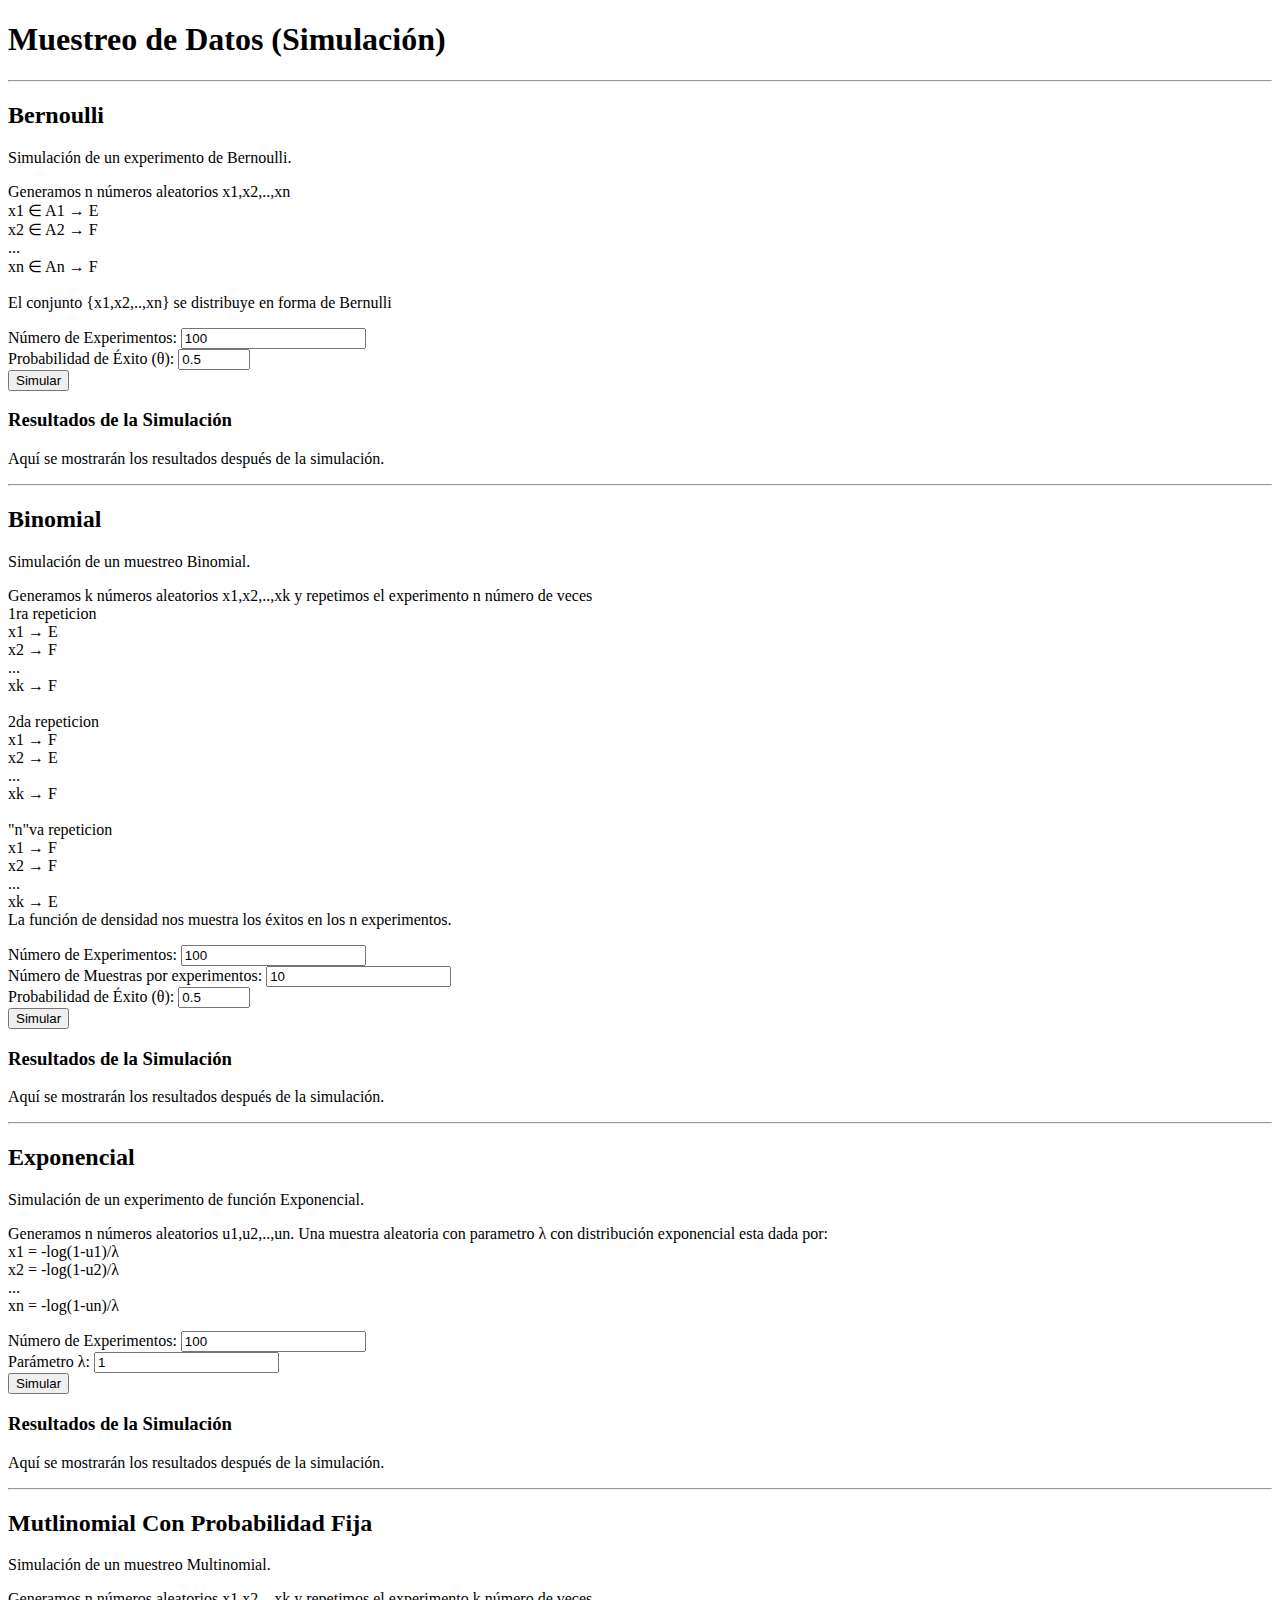
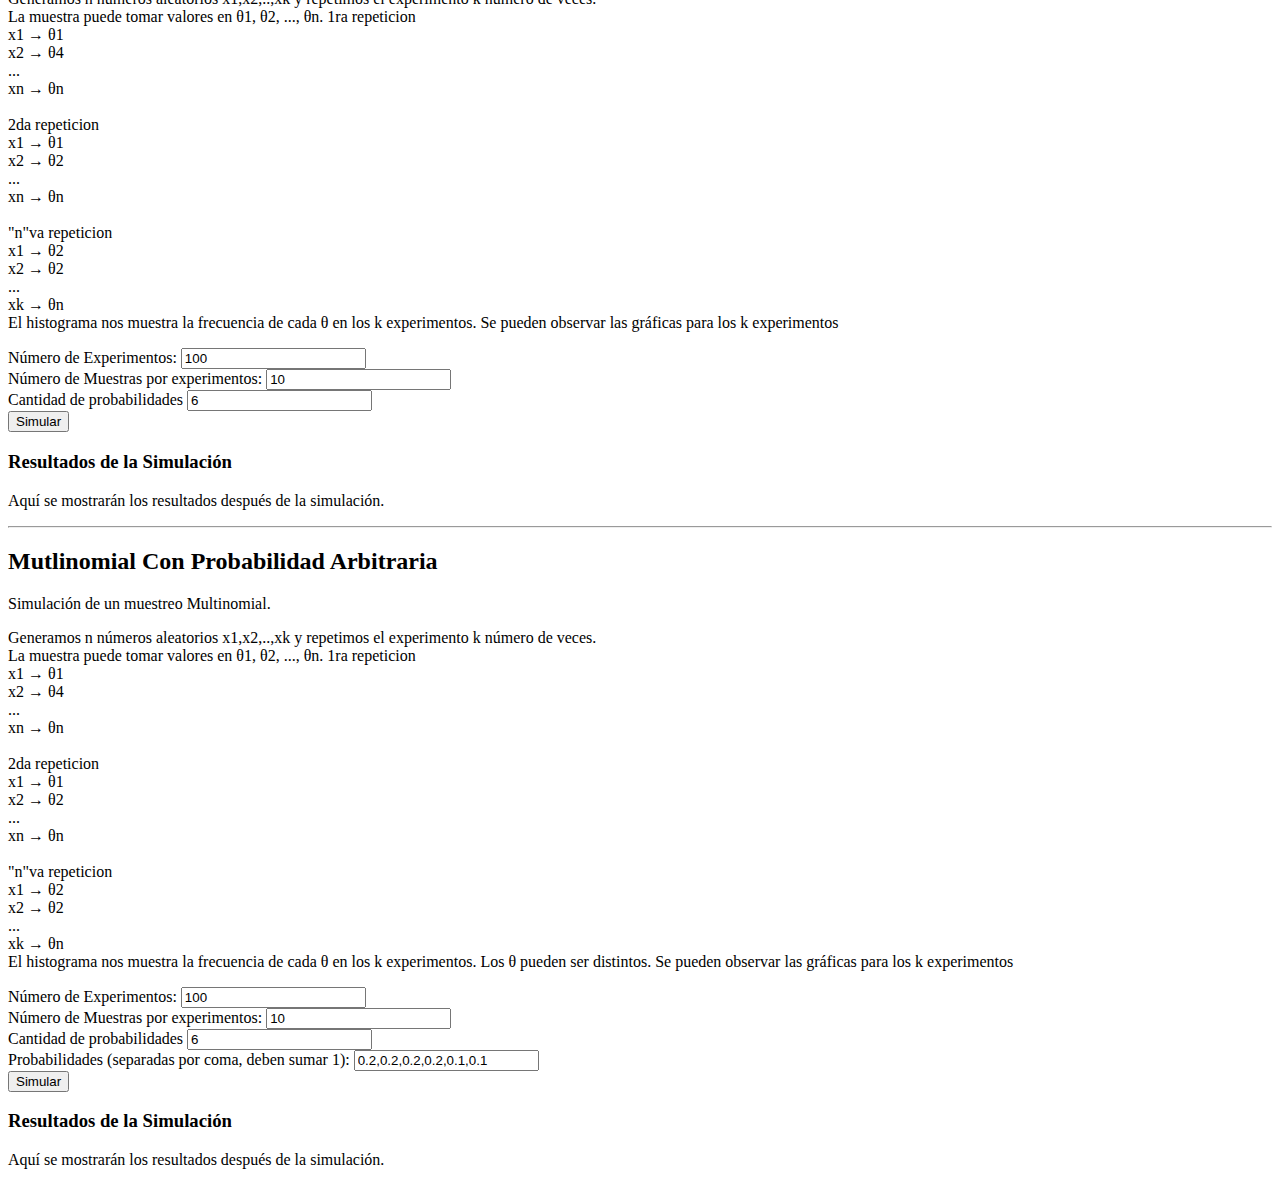
<file: index.html>
<!DOCTYPE html>
<html lang="en">
<head>
    <meta charset="UTF-8">
    <meta name="viewport" content="width=device-width, initial-scale=1.0">
    <title>Muestreo</title>
</head>
<body>
    <h1>Muestreo de Datos (Simulación)</h1>
    <hr>
    <div id="data-sampling">
        <h2>Bernoulli</h2>
        <p>Simulación de un experimento de Bernoulli.</p>
        <p>Generamos n números aleatorios x1,x2,..,xn <br>
            x1 ∈ A1 → E <br>
            x2 ∈ A2 → F <br>
            ...         <br>
            xn ∈ An → F <br>
            <br>
            El conjunto {x1,x2,..,xn} se distribuye en forma de Bernulli <br>
        </p>
        
        <div id="FormularioData">
            <form id="bernoulli-form" onsubmit="return false;"> 
                <label for="num-experimentos">Número de Experimentos:</label>
                <input type="number" id="num-experimentos" name="num-experimentos" min="1" value="100">
                <br>
                <label for="prob-exito">Probabilidad de Éxito (θ):</label>
                <input type="number" id="prob-exito" name="prob-exito" min="0" max="1" step="0.01" value="0.5">
                <br>
                <input type="submit" value="Simular">
            </form>
        </div>

        <div id="resultados">
            <h3>Resultados de la Simulación</h3>
            <p id="result-text">Aquí se mostrarán los resultados después de la simulación.</p>
        </div>

    </div>
    <hr>

    <div id="data-sampling">
        <h2>Binomial</h2>
        <p>Simulación de un muestreo Binomial.</p>
        <p>Generamos k números aleatorios x1,x2,..,xk y repetimos el experimento n número de veces <br>
            1ra repeticion <br>
            x1 → E <br>
            x2 → F <br>
            ...    <br>
            xk → F <br>
            <br>
            
            2da repeticion <br>
            x1 → F <br>
            x2 → E <br>
            ...    <br>
            xk → F <br>

            <br>
            "n"va repeticion <br>
            x1 → F <br>
            x2 → F <br>
            ...    <br>
            xk → E <br>

            La función de densidad nos muestra los éxitos en los n experimentos.
        </p>
        
        <div id="FormularioData">
            <form id="binomial-form" onsubmit="return false;">
                <label for="num-experimentos">Número de Experimentos:</label>
                <input type="number" id="num-experimentos" name="num-experimentos" min="1" value="100">
                <br>
                <label for="num-muestra">Número de Muestras por experimentos:</label>
                <input type="number" id="num-muestra" name="num-muestra" min="1" value="10">
                <br>
                <label for="prob-exito">Probabilidad de Éxito (θ):</label>
                <input type="number" id="prob-exito" name="prob-exito" min="0" max="1" step="0.01" value="0.5">
                <br>
                <input type="submit" value="Simular">
            </form>
        </div>

        <div id="resultados">
            <h3>Resultados de la Simulación</h3>
            <p id="result-text">Aquí se mostrarán los resultados después de la simulación.</p>
        </div>
    </div>
    <hr>


    <div id="data-sampling">
        <h2>Exponencial</h2>
        <p>Simulación de un experimento de función Exponencial.</p>
        <p>Generamos n números aleatorios u1,u2,..,un. Una muestra aleatoria con parametro λ con distribución exponencial esta dada por: <br>
            x1 = -log(1-u1)/λ   <br>
            x2 = -log(1-u2)/λ   <br>
            ...                 <br>
            xn = -log(1-un)/λ   <br>
        </p>
        
        <div id="FormularioData">
            <form id="exponencial-form" onsubmit="return false;">
                <label for="num-experimentos">Número de Experimentos:</label>
                <input type="number" id="num-experimentos" name="num-experimentos" min="1" value="100">
                <br>
                <label for="lambda">Parámetro λ:</label>
                <input type="number" id="lambda" name="lambda" min="0" step="0.01" value="1">
                <br>
                <input type="submit" value="Simular">
            </form>
        </div>

        <div id="resultados">
            <h3>Resultados de la Simulación</h3>
            <p id="result-text">Aquí se mostrarán los resultados después de la simulación.</p>
        </div>
    </div>
    <hr>

    <div id="data-sampling">
        <h2>Mutlinomial Con Probabilidad Fija</h2>
        <p>Simulación de un muestreo Multinomial.</p>
        <p>Generamos n números aleatorios x1,x2,..,xk y repetimos el experimento k número de veces.<br>
            La muestra puede tomar valores en θ1, θ2, ..., θn.
            1ra repeticion <br>
            x1 → θ1 <br>
            x2 → θ4 <br>
            ...    <br>
            xn → θn <br>
            <br>
            
            2da repeticion <br>
            x1 → θ1 <br>
            x2 → θ2 <br>
            ...    <br>
            xn → θn <br>

            <br>
            "n"va repeticion <br>
            x1 → θ2 <br>
            x2 → θ2 <br>
            ...    <br>
            xk → θn <br>

            El histograma nos muestra la frecuencia de cada θ en los k experimentos.
            Se pueden observar las gráficas para los k experimentos
        </p>
        
        <div id="FormularioData">
            <form id="multinomialf-form" onsubmit="return false;">
                <label for="num-experimentos">Número de Experimentos:</label>
                <input type="number" id="num-experimentos" name="num-experimentos" min="1" value="100">
                <br>
                <label for="num-muestra">Número de Muestras por experimentos:</label>
                <input type="number" id="num-muestra" name="num-muestra" min="1" value="10">
                <br>
                <label for="cant-prob">Cantidad de probabilidades</label>
                <input type="number" id="cant-prob" name="cant-prob" min="1" step="1" value="6">
                <br>
                <input type="submit" value="Simular">
            </form>
        </div>

        <div id="resultados">
            <h3>Resultados de la Simulación</h3>
            <p id="result-text">Aquí se mostrarán los resultados después de la simulación.</p>
        </div>
    </div>
    <hr>

    <div id="data-sampling">
        <h2>Mutlinomial Con Probabilidad Arbitraria</h2>
        <p>Simulación de un muestreo Multinomial.</p>
        <p>Generamos n números aleatorios x1,x2,..,xk y repetimos el experimento k número de veces.<br>
            La muestra puede tomar valores en θ1, θ2, ..., θn.
            1ra repeticion <br>
            x1 → θ1 <br>
            x2 → θ4 <br>
            ...    <br>
            xn → θn <br>
            <br>
            
            2da repeticion <br>
            x1 → θ1 <br>
            x2 → θ2 <br>
            ...    <br>
            xn → θn <br>

            <br>
            "n"va repeticion <br>
            x1 → θ2 <br>
            x2 → θ2 <br>
            ...    <br>
            xk → θn <br>

            El histograma nos muestra la frecuencia de cada θ en los k experimentos. Los θ pueden ser distintos.
            Se pueden observar las gráficas para los k experimentos
        </p>
        
        <div id="FormularioData">
            <form id="multinomialv" onsubmit="return false;">
                <label for="num-experimentos">Número de Experimentos:</label>
                <input type="number" id="num-experimentos" name="num-experimentos" min="1" value="100">
                <br>
                <label for="num-muestra">Número de Muestras por experimentos:</label>
                <input type="number" id="num-muestra" name="num-muestra" min="1" value="10">
                <br>
                <label for="cant-prob">Cantidad de probabilidades</label>
                <input type="number" id="cant-prob" name="cant-prob" min="1" step="1" value="6">
                <br>
                <label for="probs-dyn">Probabilidades (separadas por coma, deben sumar 1):</label>
                <input type="text" id="probs-dyn" name="probs-dyn" value="0.2,0.2,0.2,0.2,0.1,0.1"><br>
                <input type="submit" value="Simular"><br>
            </form>
        </div>

        <div id="resultados">
            <h3>Resultados de la Simulación</h3>
            <p id="result-text">Aquí se mostrarán los resultados después de la simulación.</p>
        </div>
    </div>

</body>
</html>
</file>
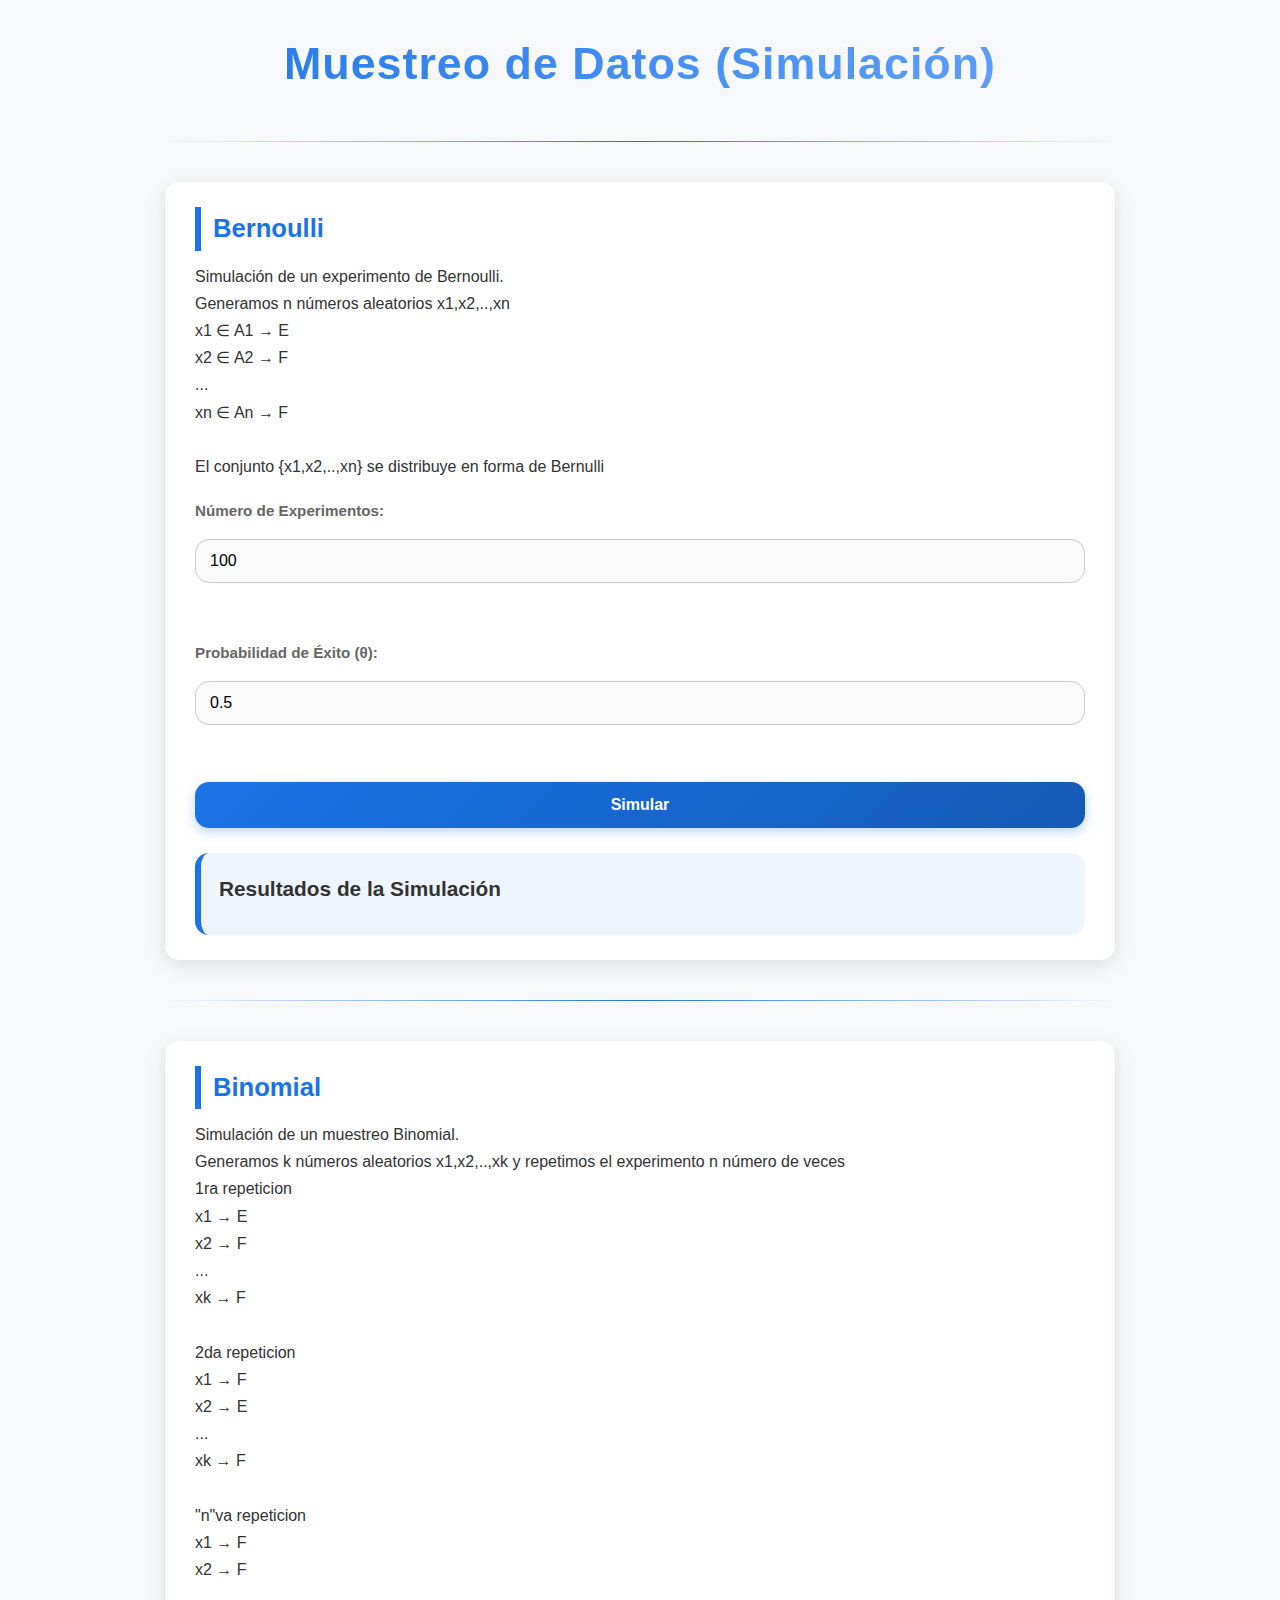
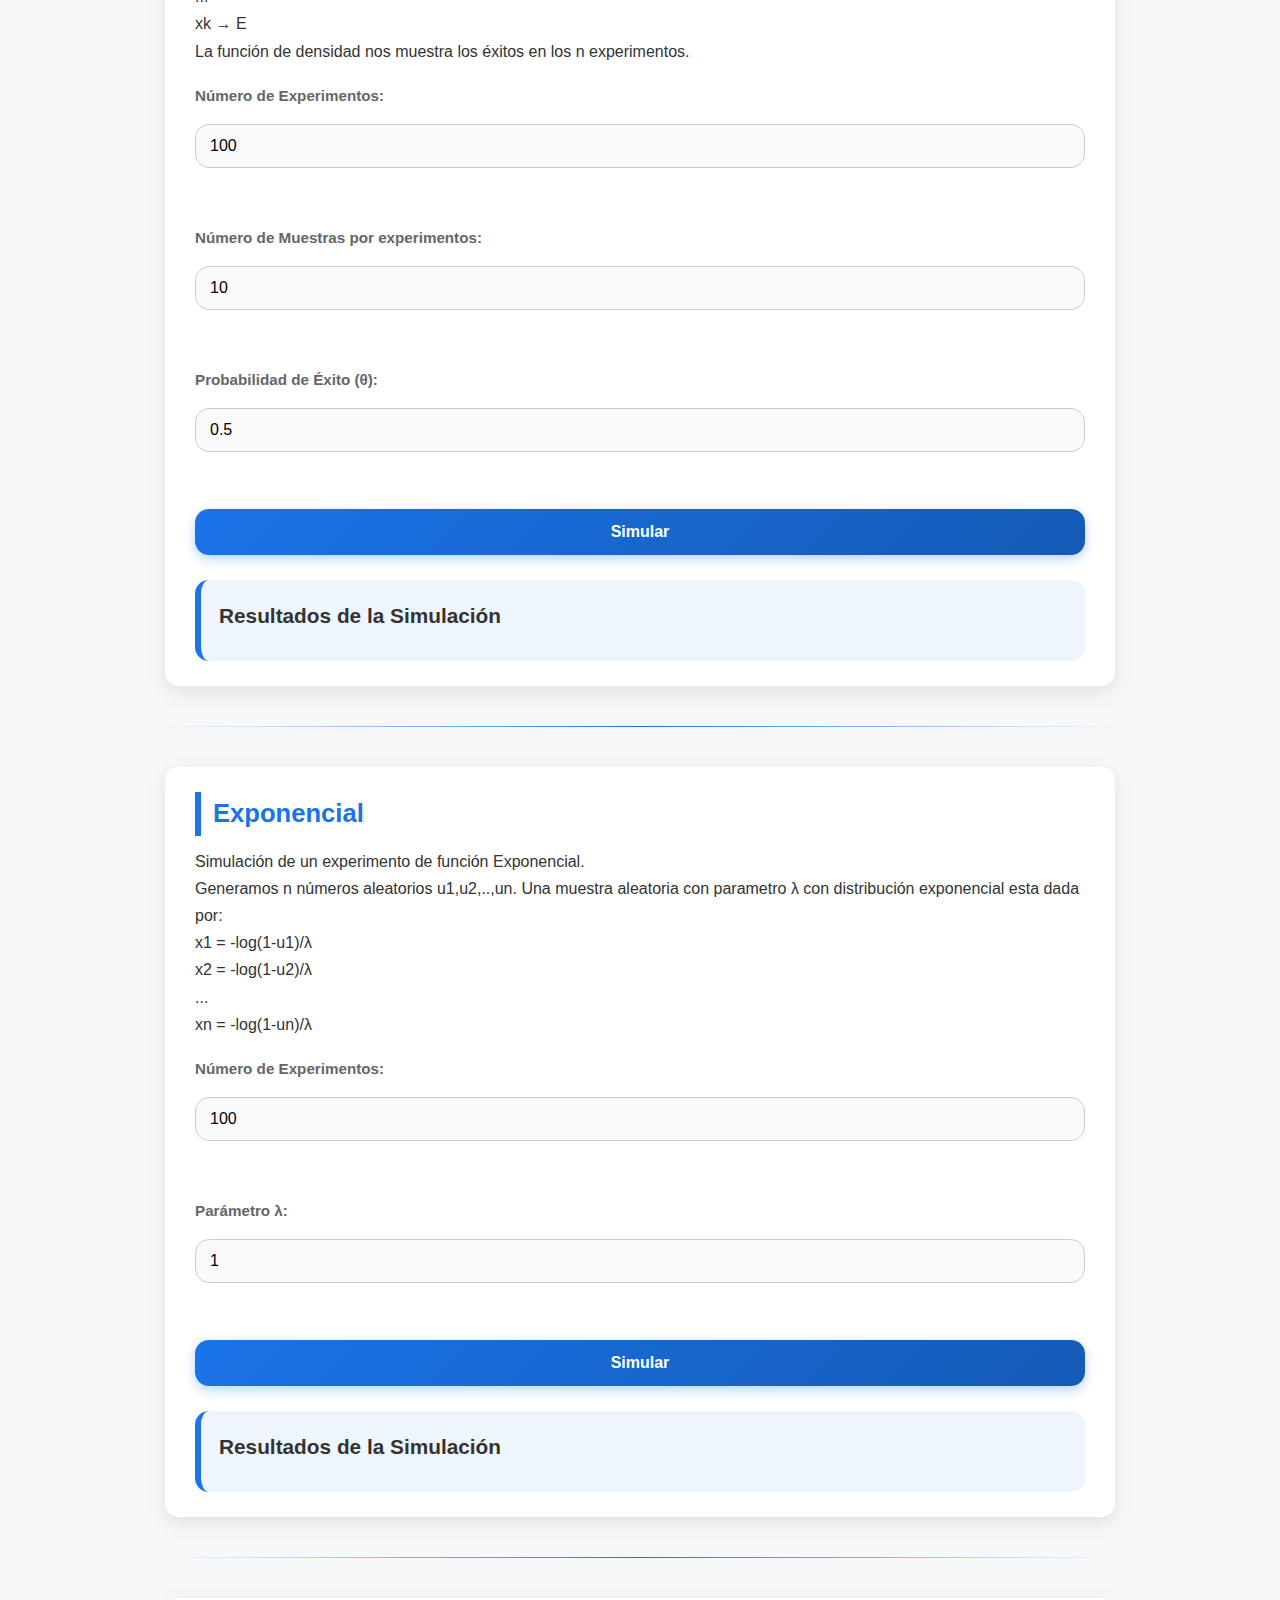
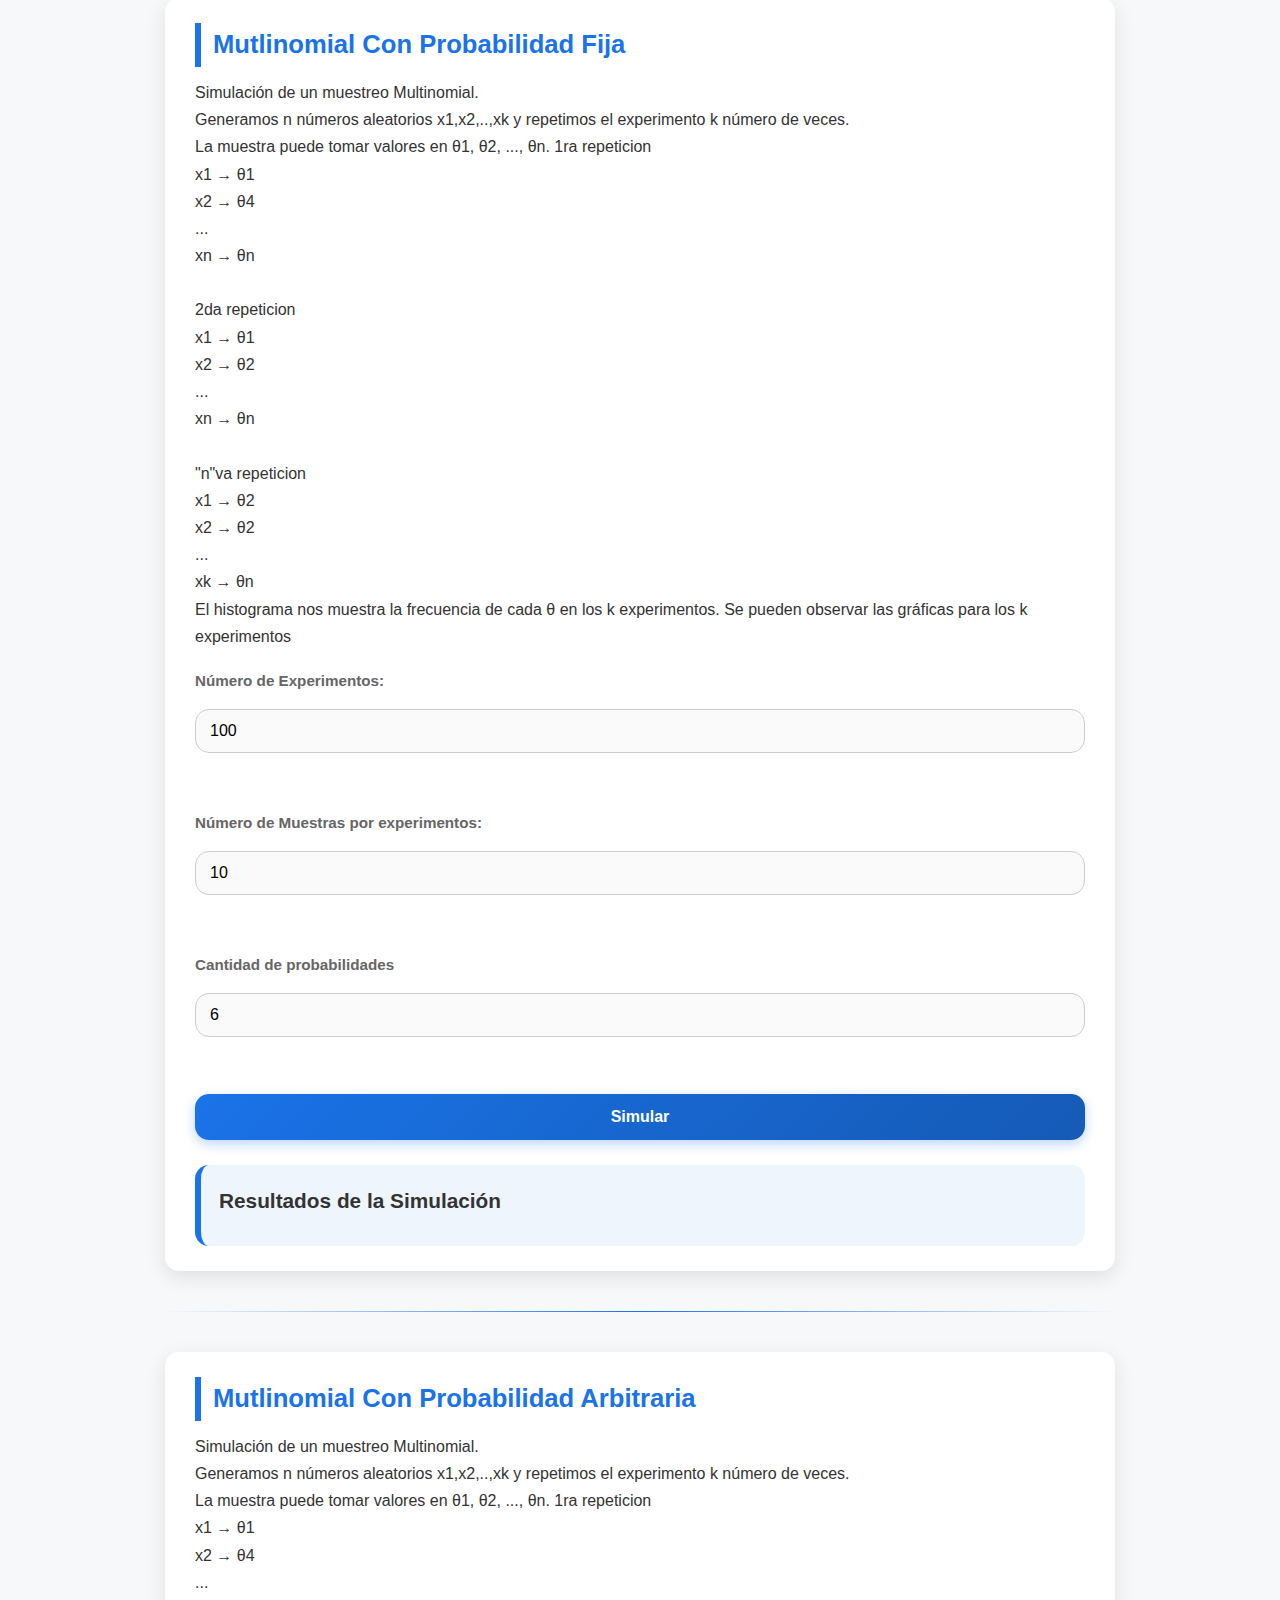
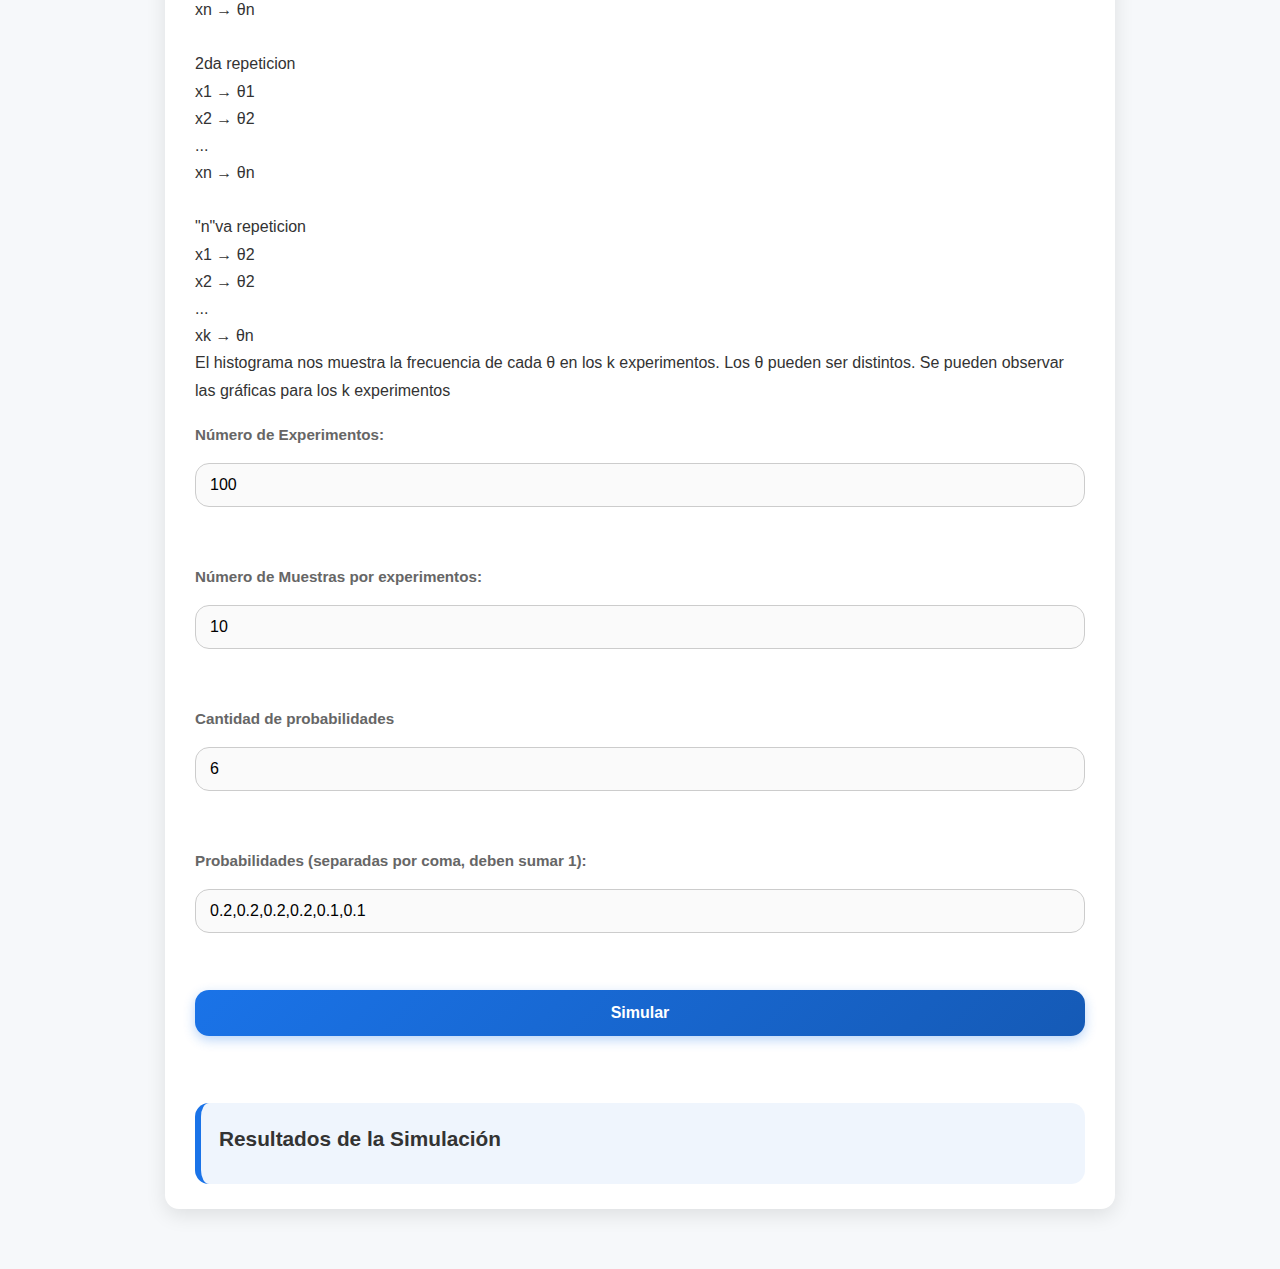
<file: public/index.html>
<!DOCTYPE html>
<html lang="en">
<head>
    <meta charset="UTF-8">
    <meta name="viewport" content="width=device-width, initial-scale=1.0">
    <title>Muestreo</title>
    <link rel="stylesheet" href="/public/css/styles.css">
</head>
<body>
    <h1>Muestreo de Datos (Simulación)</h1>
    <hr>
    <div id="data-sampling">
        <h2>Bernoulli</h2>
        <p>Simulación de un experimento de Bernoulli.</p>
        <p>Generamos n números aleatorios x1,x2,..,xn <br>
            x1 ∈ A1 → E <br>
            x2 ∈ A2 → F <br>
            ...         <br>
            xn ∈ An → F <br>
            <br>
            El conjunto {x1,x2,..,xn} se distribuye en forma de Bernulli <br>
        </p>
        
        <div id="FormularioData">
            <form id="bernoulli_form" onsubmit="return false;"> 
                <label for="num_experimentos">Número de Experimentos:</label>
                <input type="number" id="num_experimentos" name="num_experimentos" min="1" value="100">
                <br>
                <label for="prob_exito">Probabilidad de Éxito (θ):</label>
                <input type="number" id="prob_exito" name="prob_exito" min="0" max="1" step="0.01" value="0.5">
                <br>
                <input type="submit" value="Simular">
            </form>
        </div>

        <div id="resultados">
            <h3>Resultados de la Simulación</h3>
            <div id="bernoulli_plot"></div>
        </div>

    </div>
    <hr>

    <div id="data-sampling">
        <h2>Binomial</h2>
        <p>Simulación de un muestreo Binomial.</p>
        <p>Generamos k números aleatorios x1,x2,..,xk y repetimos el experimento n número de veces <br>
            1ra repeticion <br>
            x1 → E <br>
            x2 → F <br>
            ...    <br>
            xk → F <br>
            <br>
            
            2da repeticion <br>
            x1 → F <br>
            x2 → E <br>
            ...    <br>
            xk → F <br>

            <br>
            "n"va repeticion <br>
            x1 → F <br>
            x2 → F <br>
            ...    <br>
            xk → E <br>

            La función de densidad nos muestra los éxitos en los n experimentos.
        </p>
        
        <div id="FormularioData">
            <form id="binomial_form" onsubmit="return false;">
                <label for="num_experimentos">Número de Experimentos:</label>
                <input type="number" id="num_experimentos" name="num_experimentos" min="1" value="100">
                <br>
                <label for="num_muestra">Número de Muestras por experimentos:</label>
                <input type="number" id="num_muestra" name="num_muestra" min="1" value="10">
                <br>
                <label for="prob_exito">Probabilidad de Éxito (θ):</label>
                <input type="number" id="prob_exito" name="prob_exito" min="0" max="1" step="0.01" value="0.5">
                <br>
                <input type="submit" value="Simular">
            </form>
        </div>

        <div id="resultados">
            <h3>Resultados de la Simulación</h3>
            <div id="binomial_plot"></div>
        </div>
    </div>
    <hr>


    <div id="data-sampling">
        <h2>Exponencial</h2>
        <p>Simulación de un experimento de función Exponencial.</p>
        <p>Generamos n números aleatorios u1,u2,..,un. Una muestra aleatoria con parametro λ con distribución exponencial esta dada por: <br>
            x1 = -log(1-u1)/λ   <br>
            x2 = -log(1-u2)/λ   <br>
            ...                 <br>
            xn = -log(1-un)/λ   <br>
        </p>
        
        <div id="FormularioData">
            <form id="exponencial_form" onsubmit="return false;">
                <label for="num_experimentos">Número de Experimentos:</label>
                <input type="number" id="num_experimentos" name="num_experimentos" min="1" value="100">
                <br>
                <label for="prob_exito">Parámetro λ:</label>
                <input type="number" id="prob_exito" name="prob_exito" min="0" step="0.01" value="1">
                <br>
                <input type="submit" value="Simular">
            </form>
        </div>

        <div id="resultados">
            <h3>Resultados de la Simulación</h3>
            <div id="exponencial_plot"></div>
        </div>
    </div>
    <hr>

    <div id="data-sampling">
        <h2>Mutlinomial Con Probabilidad Fija</h2>
        <p>Simulación de un muestreo Multinomial.</p>
        <p>Generamos n números aleatorios x1,x2,..,xk y repetimos el experimento k número de veces.<br>
            La muestra puede tomar valores en θ1, θ2, ..., θn.
            1ra repeticion <br>
            x1 → θ1 <br>
            x2 → θ4 <br>
            ...    <br>
            xn → θn <br>
            <br>
            
            2da repeticion <br>
            x1 → θ1 <br>
            x2 → θ2 <br>
            ...    <br>
            xn → θn <br>

            <br>
            "n"va repeticion <br>
            x1 → θ2 <br>
            x2 → θ2 <br>
            ...    <br>
            xk → θn <br>

            El histograma nos muestra la frecuencia de cada θ en los k experimentos.
            Se pueden observar las gráficas para los k experimentos
        </p>
        
        <div id="FormularioData">
            <form id="multinomialf_form" onsubmit="return false;">
                <label for="num_experimentos">Número de Experimentos:</label>
                <input type="number" id="num_experimentos" name="num_experimentos" min="1" value="100">
                <br>
                <label for="num_muestra">Número de Muestras por experimentos:</label>
                <input type="number" id="num_muestra" name="num_muestra" min="1" value="10">
                <br>
                <label for="cant_prob">Cantidad de probabilidades</label>
                <input type="number" id="cant_prob" name="cant_prob" min="1" step="1" value="6">
                <br>
                <input type="submit" value="Simular">
            </form>
        </div>

        <div id="resultados">
            <h3>Resultados de la Simulación</h3>
            <div id="multinomialf_plot"></div>
        </div>
    </div>
    <hr>

    <div id="data-sampling">
        <h2>Mutlinomial Con Probabilidad Arbitraria</h2>
        <p>Simulación de un muestreo Multinomial.</p>
        <p>Generamos n números aleatorios x1,x2,..,xk y repetimos el experimento k número de veces.<br>
            La muestra puede tomar valores en θ1, θ2, ..., θn.
            1ra repeticion <br>
            x1 → θ1 <br>
            x2 → θ4 <br>
            ...    <br>
            xn → θn <br>
            <br>
            
            2da repeticion <br>
            x1 → θ1 <br>
            x2 → θ2 <br>
            ...    <br>
            xn → θn <br>

            <br>
            "n"va repeticion <br>
            x1 → θ2 <br>
            x2 → θ2 <br>
            ...    <br>
            xk → θn <br>

            El histograma nos muestra la frecuencia de cada θ en los k experimentos. Los θ pueden ser distintos.
            Se pueden observar las gráficas para los k experimentos
        </p>
        
        <div id="FormularioData">
            <form id="multinomialv_form" onsubmit="return false;">
                <label for="num_experimentos">Número de Experimentos:</label>
                <input type="number" id="num_experimentos" name="num_experimentos" min="1" value="100">
                <br>
                <label for="num_muestra">Número de Muestras por experimentos:</label>
                <input type="number" id="num_muestra" name="num_muestra" min="1" value="10">
                <br>
                <label for="cant_prob">Cantidad de probabilidades</label>
                <input type="number" id="cant_prob" name="cant_prob" min="1" step="1" value="6">
                <br>
                <label for="probs_dyn">Probabilidades (separadas por coma, deben sumar 1):</label>
                <input type="text" id="probs_dyn" name="probs_dyn" value="0.2,0.2,0.2,0.2,0.1,0.1"><br>
                <input type="submit" value="Simular"><br>
            </form>
        </div>

        <div id="resultados">
            <h3>Resultados de la Simulación</h3>
            <div id="multinomialv_plot"></div>
        </div>
    </div>
    <script src="/public/js/app.js"></script>
</body>
</html>
</file>
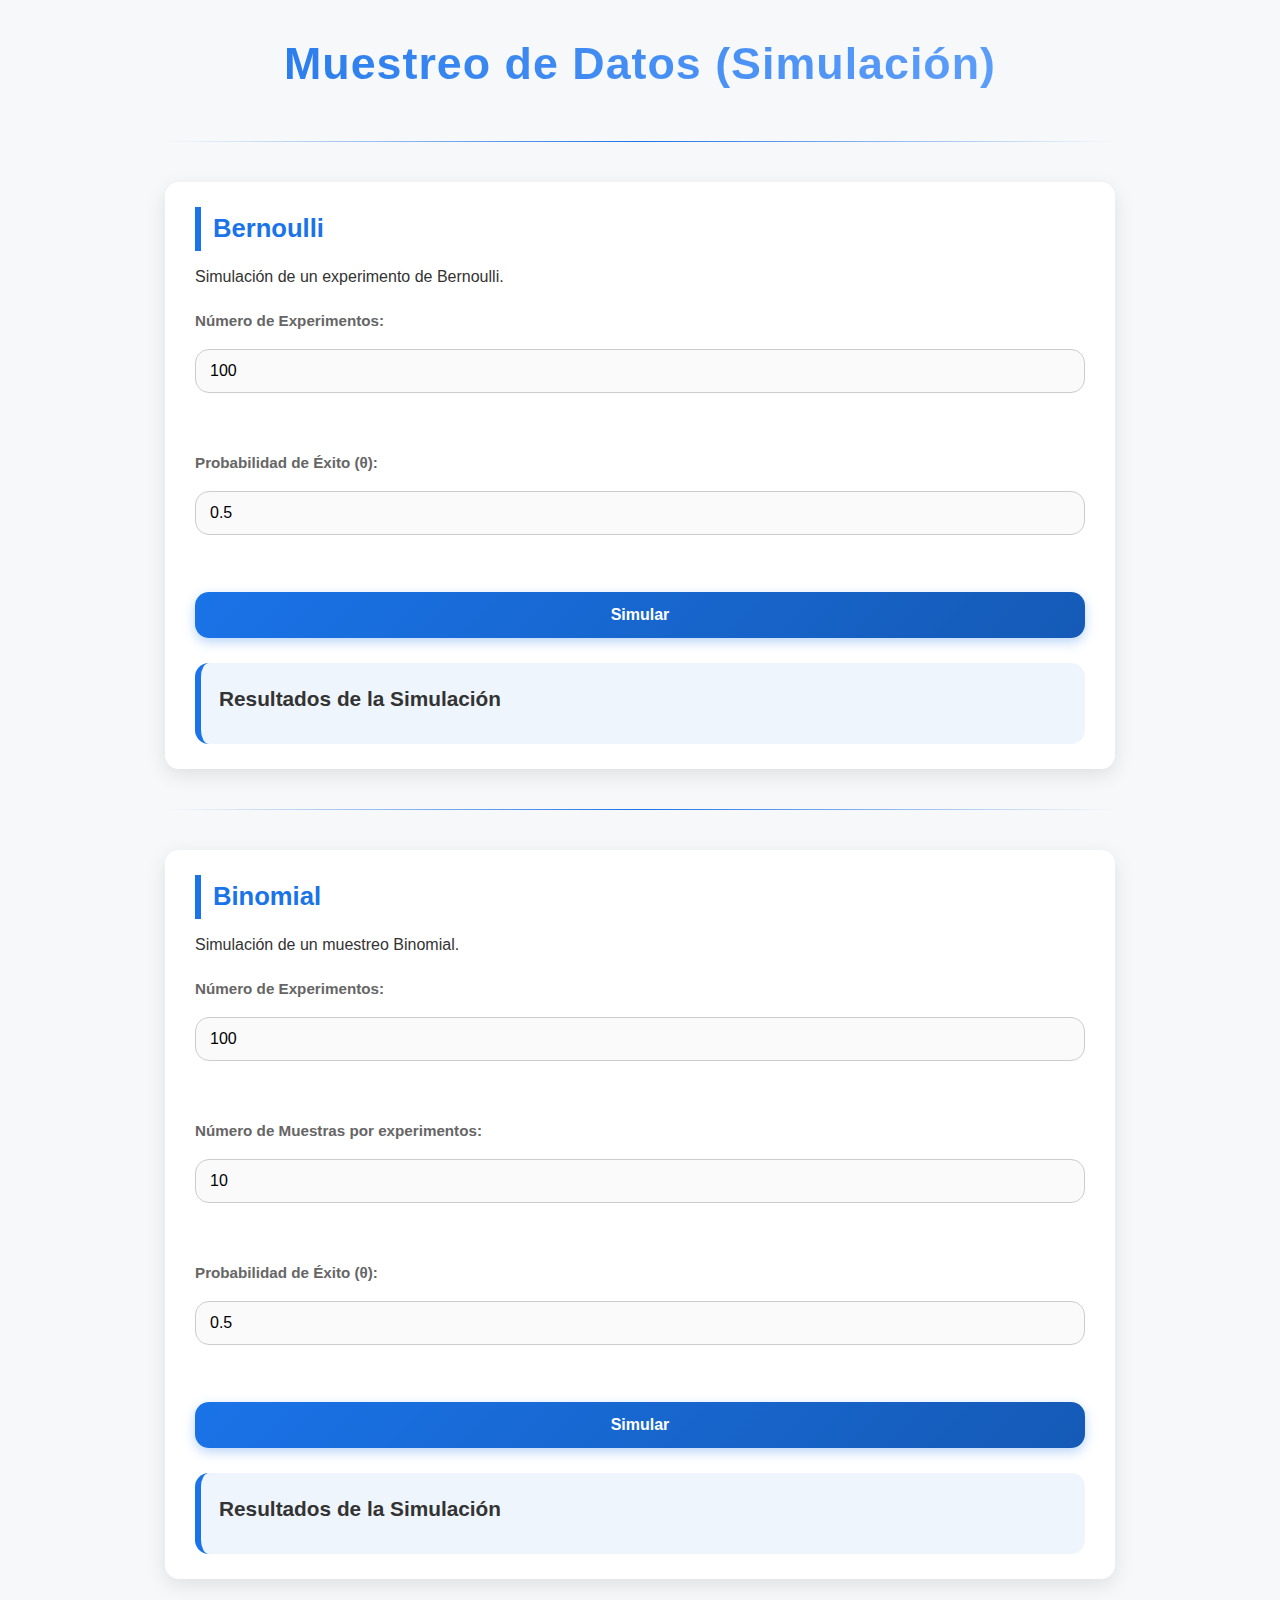
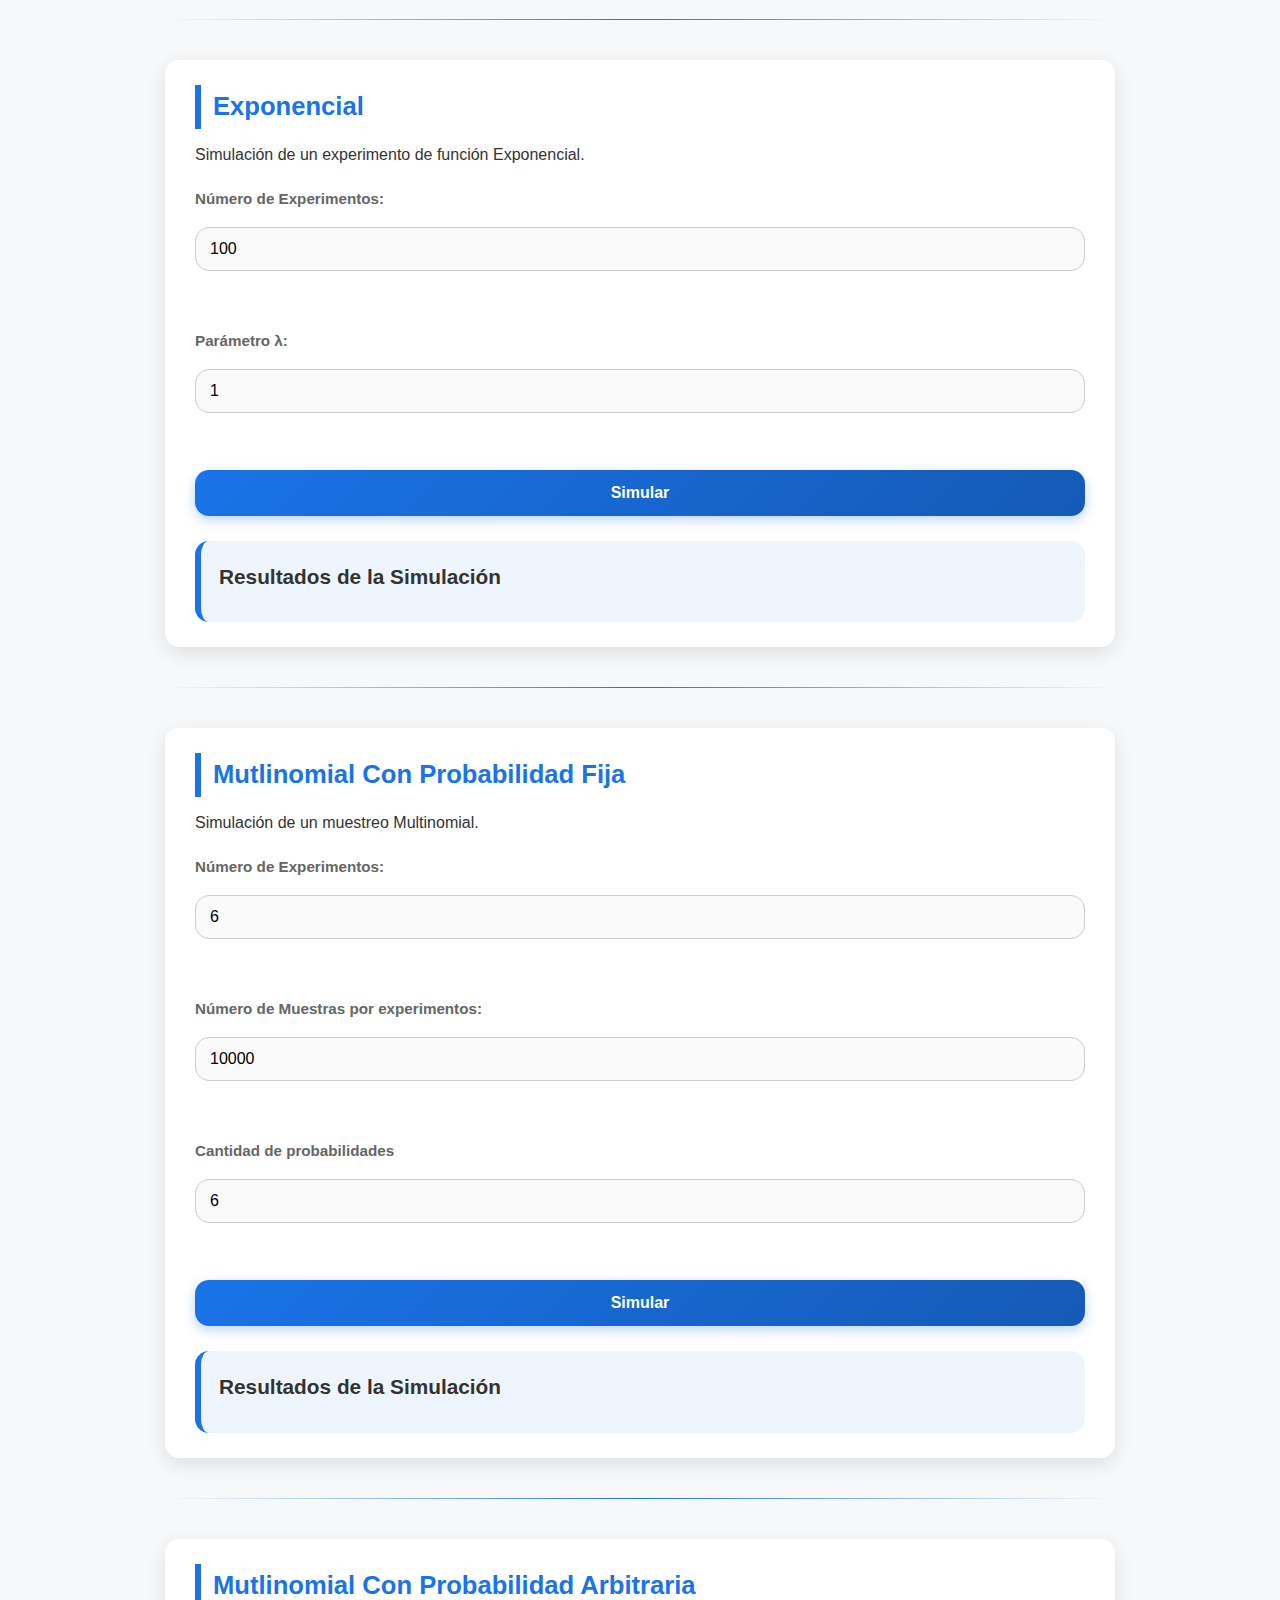
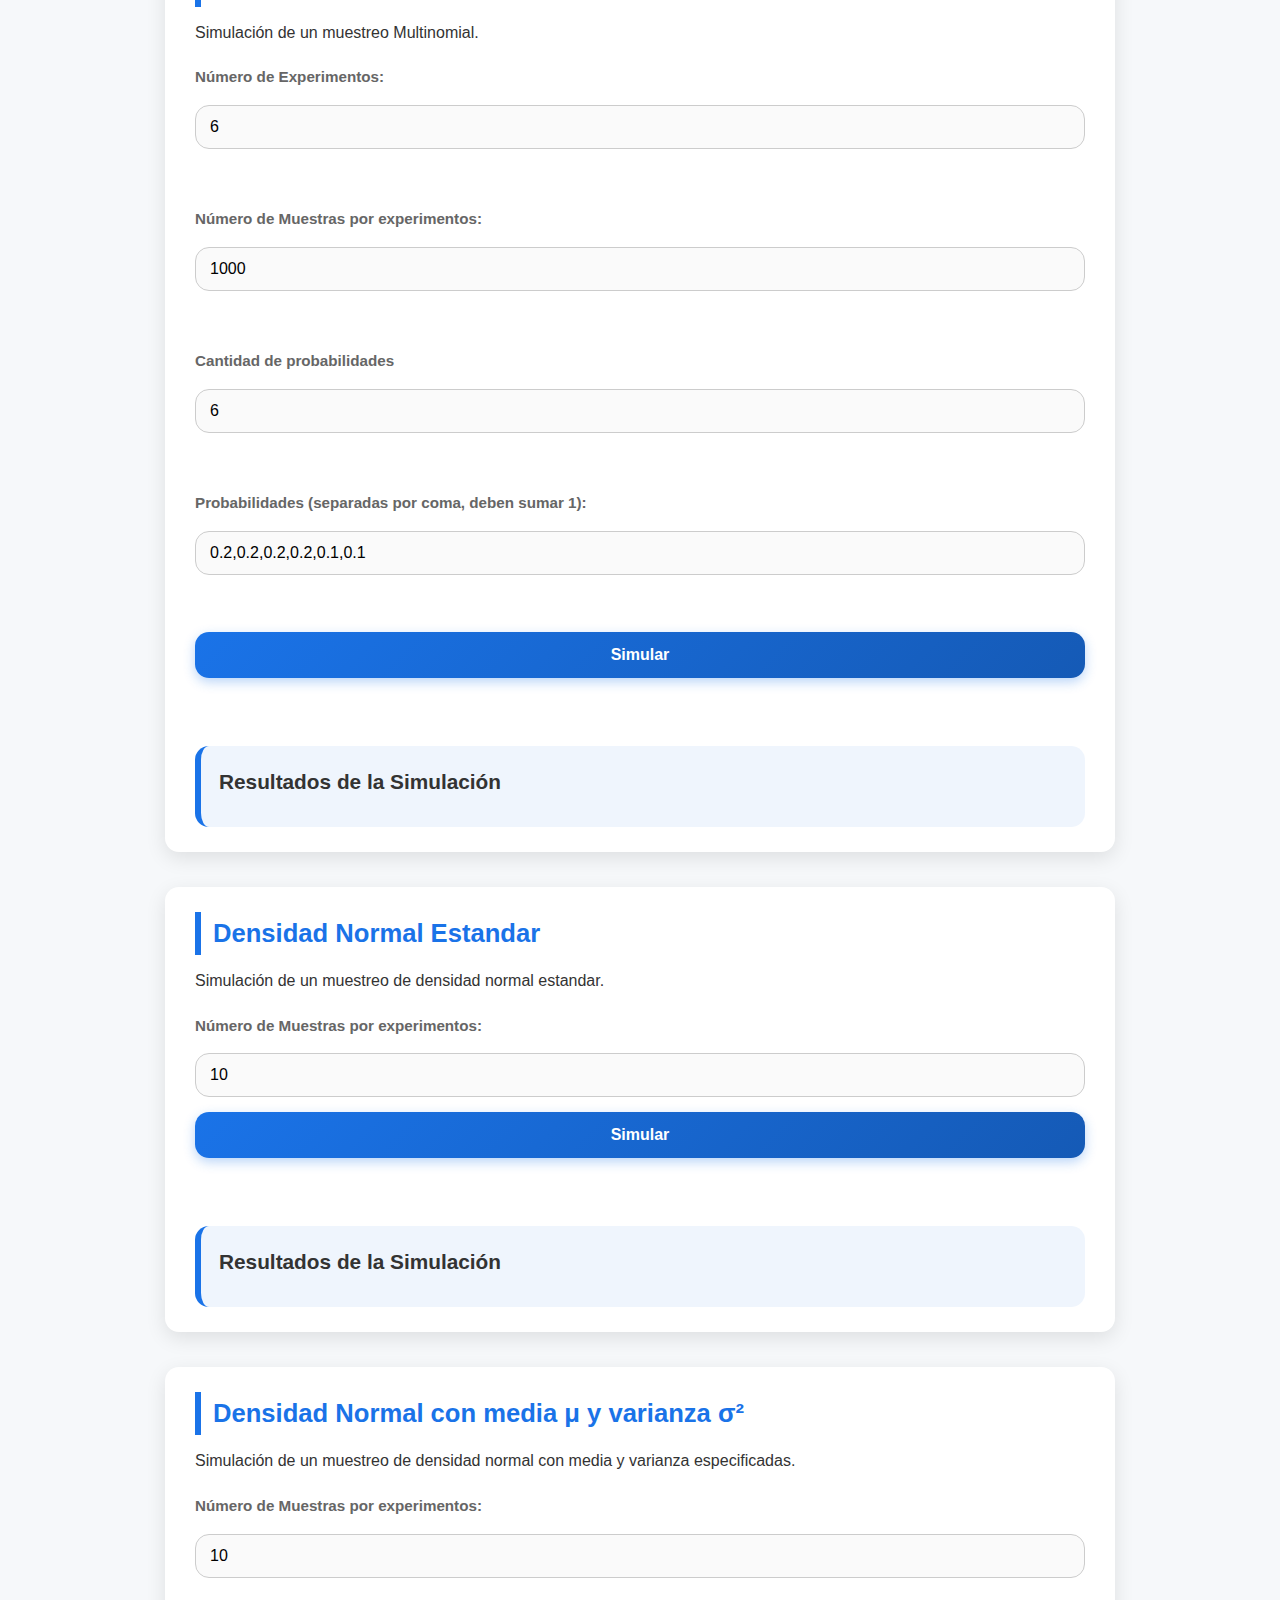
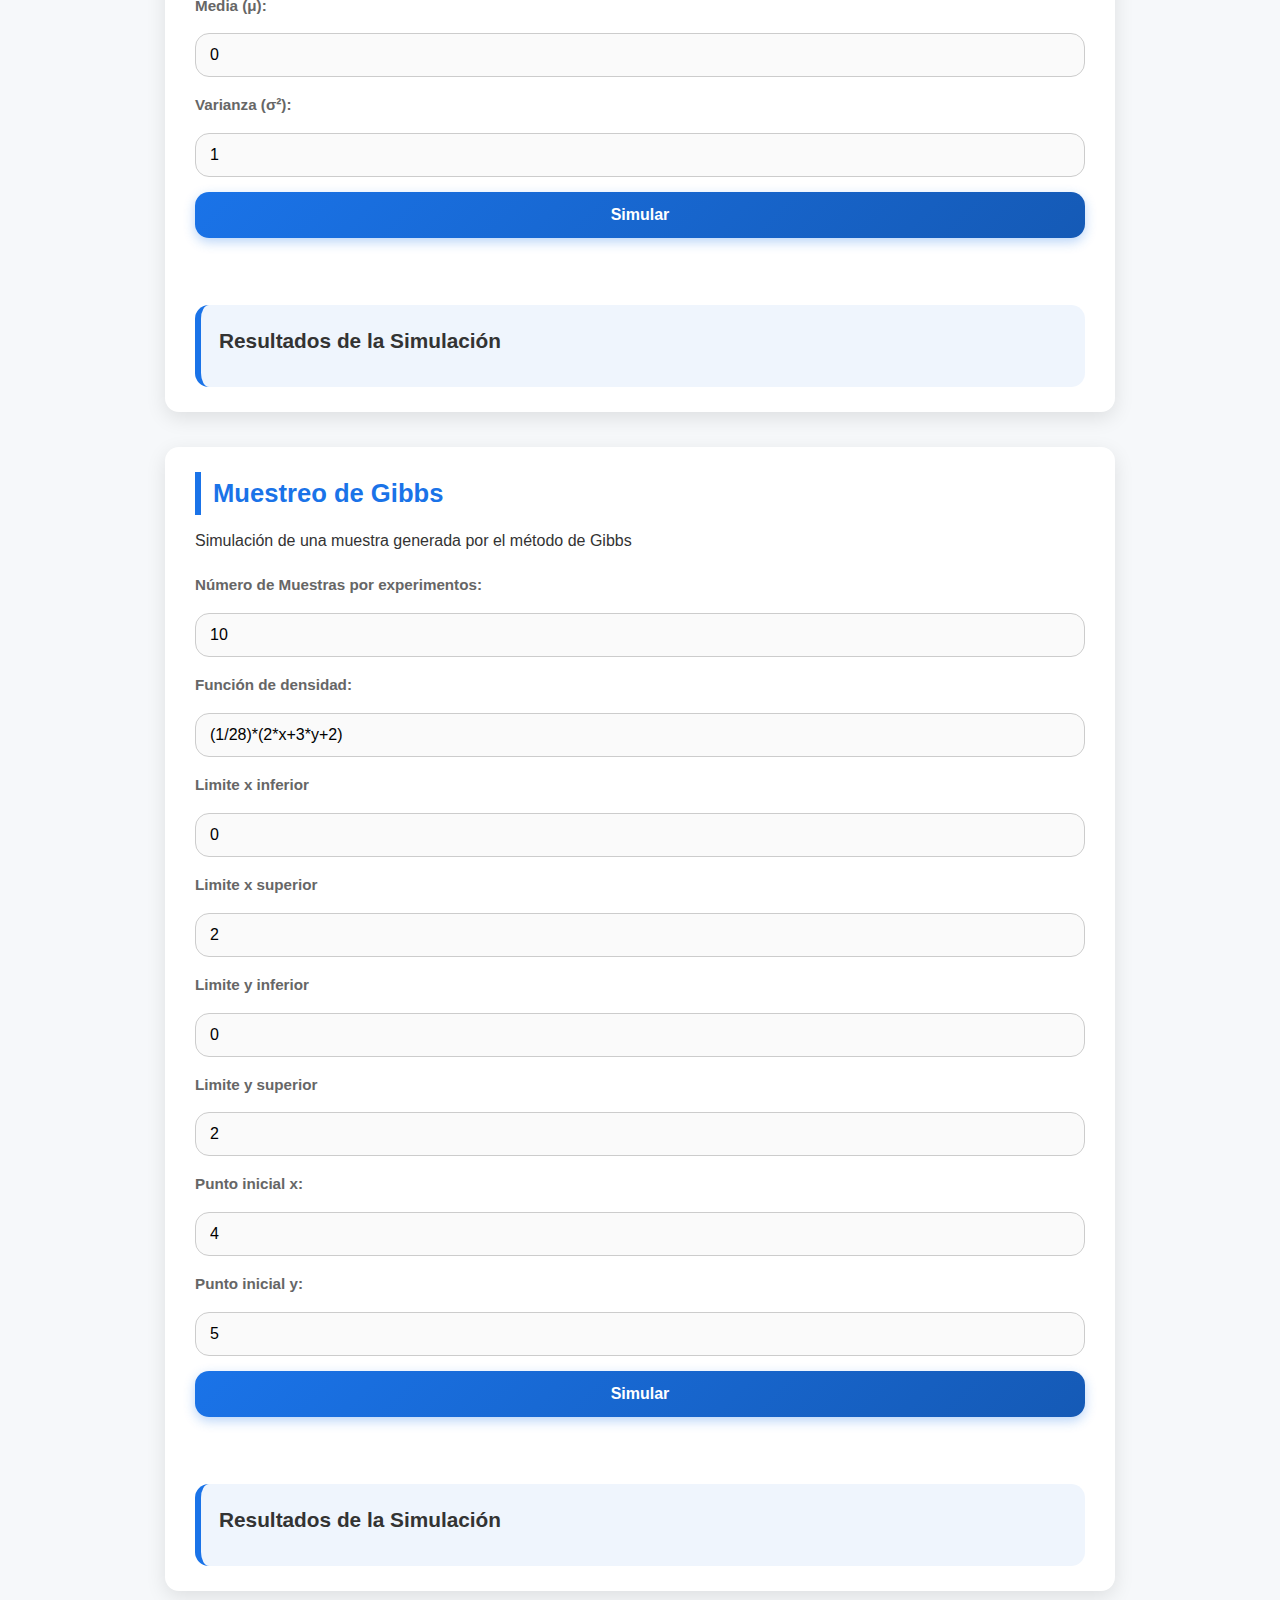
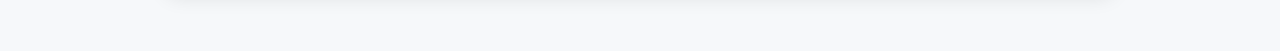
<file: public/index2.html>
<!DOCTYPE html>
<html lang="en">
<head>
    <meta charset="UTF-8">
    <meta name="viewport" content="width=device-width, initial-scale=1.0">
    <title>Muestreo</title>
    <link rel="stylesheet" href="/public/css/styles.css">
    <script src="https://cdn.plot.ly/plotly-2.24.1.min.js"></script>
</head>
<body>
    <h1>Muestreo de Datos (Simulación)</h1>
    <hr>
    <div id="data-sampling">
        <h2>Bernoulli</h2>
        <p>Simulación de un experimento de Bernoulli.</p>
        <div id="FormularioData">
            <form id="bernoulli_form" onsubmit="return false;"> 
                <label for="num_experimentos">Número de Experimentos:</label>
                <input type="number" id="num_experimentos" name="num_experimentos" min="1" value="100">
                <br>
                <label for="prob_exito">Probabilidad de Éxito (θ):</label>
                <input type="number" id="prob_exito" name="prob_exito" min="0" max="1" step="0.01" value="0.5">
                <br>
                <input type="submit" value="Simular">
            </form>
        </div>

        <div id="resultados">
            <h3>Resultados de la Simulación</h3>
            <div id="bernoulli_plot"></div>
        </div>

    </div>
    <hr>

    <div id="data-sampling">
        <h2>Binomial</h2>
        <p>Simulación de un muestreo Binomial.</p>
        <div id="FormularioData">
            <form id="binomial_form" onsubmit="return false;">
                <label for="num_experimentos">Número de Experimentos:</label>
                <input type="number" id="num_experimentos" name="num_experimentos" min="1" value="100">
                <br>
                <label for="num_muestra">Número de Muestras por experimentos:</label>
                <input type="number" id="num_muestra" name="num_muestra" min="1" value="10">
                <br>
                <label for="prob_exito">Probabilidad de Éxito (θ):</label>
                <input type="number" id="prob_exito" name="prob_exito" min="0" max="1" step="0.01" value="0.5">
                <br>
                <input type="submit" value="Simular">
            </form>
        </div>

        <div id="resultados">
            <h3>Resultados de la Simulación</h3>
            <div id="binomial_plot"></div>
        </div>
    </div>
    <hr>


    <div id="data-sampling">
        <h2>Exponencial</h2>
        <p>Simulación de un experimento de función Exponencial.</p>
        
        <div id="FormularioData">
            <form id="exponencial_form" onsubmit="return false;">
                <label for="num_experimentos">Número de Experimentos:</label>
                <input type="number" id="num_experimentos" name="num_experimentos" min="1" value="100">
                <br>
                <label for="prob_exito">Parámetro λ:</label>
                <input type="number" id="prob_exito" name="prob_exito" min="0" step="0.01" value="1">
                <br>
                <input type="submit" value="Simular">
            </form>
        </div>

        <div id="resultados">
            <h3>Resultados de la Simulación</h3>
            <div id="exponencial_plot"></div>
        </div>
    </div>
    <hr>

    <div id="data-sampling">
        <h2>Mutlinomial Con Probabilidad Fija</h2>
        <p>Simulación de un muestreo Multinomial.</p>
        
        <div id="FormularioData">
            <form id="multinomialf_form" onsubmit="return false;">
                <label for="num_experimentos">Número de Experimentos:</label>
                <input type="number" id="num_experimentos" name="num_experimentos" min="1" value="6">
                <br>
                <label for="num_muestra">Número de Muestras por experimentos:</label>
                <input type="number" id="num_muestra" name="num_muestra" min="1" value="10000">
                <br>
                <label for="cant_prob">Cantidad de probabilidades</label>
                <input type="number" id="cant_prob" name="cant_prob" min="1" step="1" value="6">
                <br>
                <input type="submit" value="Simular">
            </form>
        </div>

        <div id="resultados">
            <h3>Resultados de la Simulación</h3>
            <div id="multinomialf_plot"></div>
        </div>
    </div>
    <hr>

    <div id="data-sampling">
        <h2>Mutlinomial Con Probabilidad Arbitraria</h2>
        <p>Simulación de un muestreo Multinomial.</p>
        
        <div id="FormularioData">
            <form id="multinomialv_form" onsubmit="return false;">
                <label for="num_experimentos">Número de Experimentos:</label>
                <input type="number" id="num_experimentos" name="num_experimentos" min="1" value="6">
                <br>
                <label for="num_muestra">Número de Muestras por experimentos:</label>
                <input type="number" id="num_muestra" name="num_muestra" min="1" value="1000">
                <br>
                <label for="cant_prob">Cantidad de probabilidades</label>
                <input type="number" id="cant_prob" name="cant_prob" min="1" step="1" value="6">
                <br>
                <label for="probs_dyn">Probabilidades (separadas por coma, deben sumar 1):</label>
                <input type="text" id="probs_dyn" name="probs_dyn" value="0.2,0.2,0.2,0.2,0.1,0.1"><br>
                <input type="submit" value="Simular"><br>
            </form>
        </div>

        <div id="resultados">
            <h3>Resultados de la Simulación</h3>
            <div id="multinomialv_plot"></div>
        </div>
    </div>

    <div id="data-sampling">
        <h2>Densidad Normal Estandar</h2>
        <p>Simulación de un muestreo de densidad normal estandar.</p>
        <div id="FormularioData">
            <form id="normale_form" onsubmit="return false;">
                <label for="num_muestra">Número de Muestras por experimentos:</label>
                <input type="number" id="num_muestra" name="num_muestra" min="1" value="10">
                <input type="submit" value="Simular">
                <br>
            </form>
        </div>

        <div id="resultados">
            <h3>Resultados de la Simulación</h3>
            <div id="normale_plot"></div>
        </div>
    </div>

    <div id="data-sampling">
        <h2>Densidad Normal con media μ y varianza σ²</h2>
        <p>Simulación de un muestreo de densidad normal con media y varianza especificadas.</p>
        <div id="FormularioData">
            <form id="normalmv_form" onsubmit="return false;">
                <label for="num_muestra">Número de Muestras por experimentos:</label>
                <input type="number" id="num_muestra" name="num_muestra" min="1" value="10">
                <label for="media">Media (μ):</label>
                <input type="number" id="media" name="media" value="0">
                <label for="varianza">Varianza (σ²):</label>
                <input type="number" id="varianza" name="varianza" value="1" step="any">
                <input type="submit" value="Simular">
                <br>
            </form>
        </div>

        <div id="resultados">
            <h3>Resultados de la Simulación</h3>
            <div id="normalmv_plot"></div>
        </div>
    </div>

    <div id="data-sampling">
        <h2>Muestreo de Gibbs</h2>
        <p>Simulación de una muestra generada por el método de Gibbs</p>
        <div id="FormularioData">
            <form id="gibbs_form" onsubmit="return false;">
                <label for="num_muestra">Número de Muestras por experimentos:</label>
                <input type="number" id="num_muestra" name="num_muestra" min="1" value="10">
                <label for="funcion">Función de densidad: </label>
                <input type="text" id="funcion" name="funcion" value="(1/28)*(2*x+3*y+2)">
                <label for="limitex1">Limite x inferior</label>
                <input type="number" id="limitex1" name="limitex1" value="0" step="1">
                <label for="limitex2">Limite x superior</label>
                <input type="number" id="limitex2" name="limitex2" value="2" step="1">
                <label for="limitey1">Limite y inferior</label>
                <input type="number" id="limitey1" name="limitey1" value="0" step="1">
                <label for="limitey2">Limite y superior</label>
                <input type="number" id="limitey2" name="limitey2" value="2" step="1">
                <label for="pointX">Punto inicial x:</label>
                <input type="number" id="pointX" name="pointX" value="4" step="1">
                <label for="pointY">Punto inicial y:</label>
                <input type="number" id="pointY" name="pointY" value="5" step="1">
                <input type="submit" value="Simular">
                <br>
            </form>
        </div>

        <div id="resultados">
            <h3>Resultados de la Simulación</h3>
            <div id="gibbs_plot"></div>
        </div>
    </div>


    <script src="/public/js/app.js"></script>
</body>
</html>
</file>
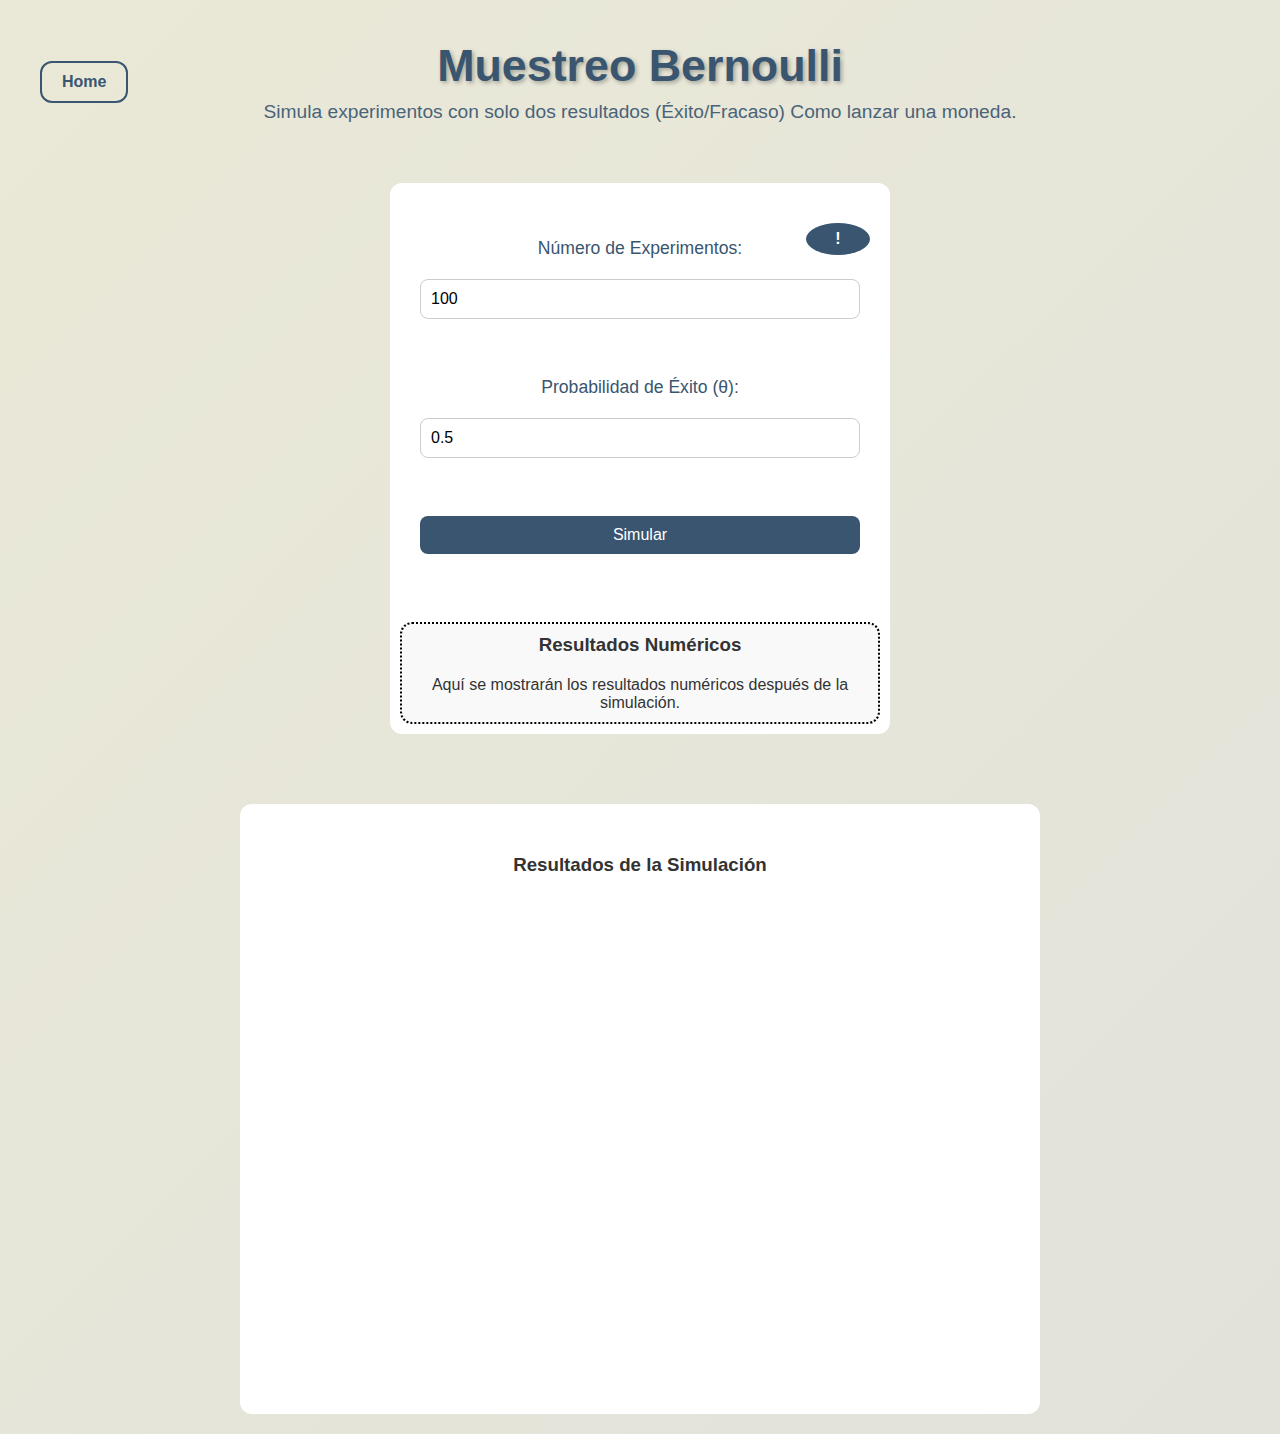
<file: public/htmls/bernoulli.html>
<!DOCTYPE html>
<html lang="en">
<head>
    <meta charset="UTF-8">
    <meta name="viewport" content="width=device-width, initial-scale=1.0">
    <title>Muestreo Bernoulli</title>
    <script src="https://cdn.plot.ly/plotly-2.24.1.min.js"></script>
    <script src="/public/js/app.js"></script>
    <link rel="stylesheet" href="/public/css/stylesForms.css">
    
</head>

<header>
    <a href="/public/index.html">Home</a>
    <div style="display: flex; flex-direction:column;">
        <h1>Muestreo Bernoulli</h1>
        <p>Simula experimentos con solo dos resultados (Éxito/Fracaso) Como lanzar una moneda.</p>
    </div>
    
</header>

<body>

    <div class="container">
        <div class="FormularioData">
            <button id="info-btn" class="info-button" type="button">!</button>
            <form id="bernoulli_form" onsubmit="return false;"> 
                <label for="num_experimentos">Número de Experimentos:</label>
                <input type="number" id="num_experimentos" name="num_experimentos" min="1" value="100">
                <br>
                <label for="prob_exito">Probabilidad de Éxito (θ):</label>
                <input type="number" id="prob_exito" name="prob_exito" min="0" max="1" step="0.01" value="0.5">
                <br>
                <input type="submit" id="button"value="Simular">
            </form>            

            <div class="ResultsContainer" id="bernoulli_results_container">
                <h3 style="padding-bottom: 20px;">Resultados Numéricos</h3>
                <p id="bernoulli_results">Aquí se mostrarán los resultados numéricos después de la simulación.</p>
            </div>
        </div>

        <div class="resultados">
            <h3>Resultados de la Simulación</h3>
            <div id="bernoulli_plot"></div>
        </div>
    </div>

    <!-- Info Modal -->
    <div id="info-modal" class="info-modal">
        <div class="info-modal-content">
            <button class="info-modal-close">&times;</button>
            <h3>Distribución de Bernoulli</h3>
            <p>La distribución de Bernoulli modela experimentos con solo dos posibles resultados: éxito o fracaso.</p>
            <div class="formula">
                P(X = x) = θ<sup>x</sup>(1 - θ)<sup>1-x</sup><br>
                donde x ∈ {0, 1}
            </div>
            <p><strong>θ</strong>: Probabilidad de éxito</p>
            <p><strong>Aplicaciones</strong>: Lanzamiento de monedas, pruebas de calidad (producto defectuoso/no defectuoso), etc.</p>
        </div>
    </div>
</body>
</html>
</file>
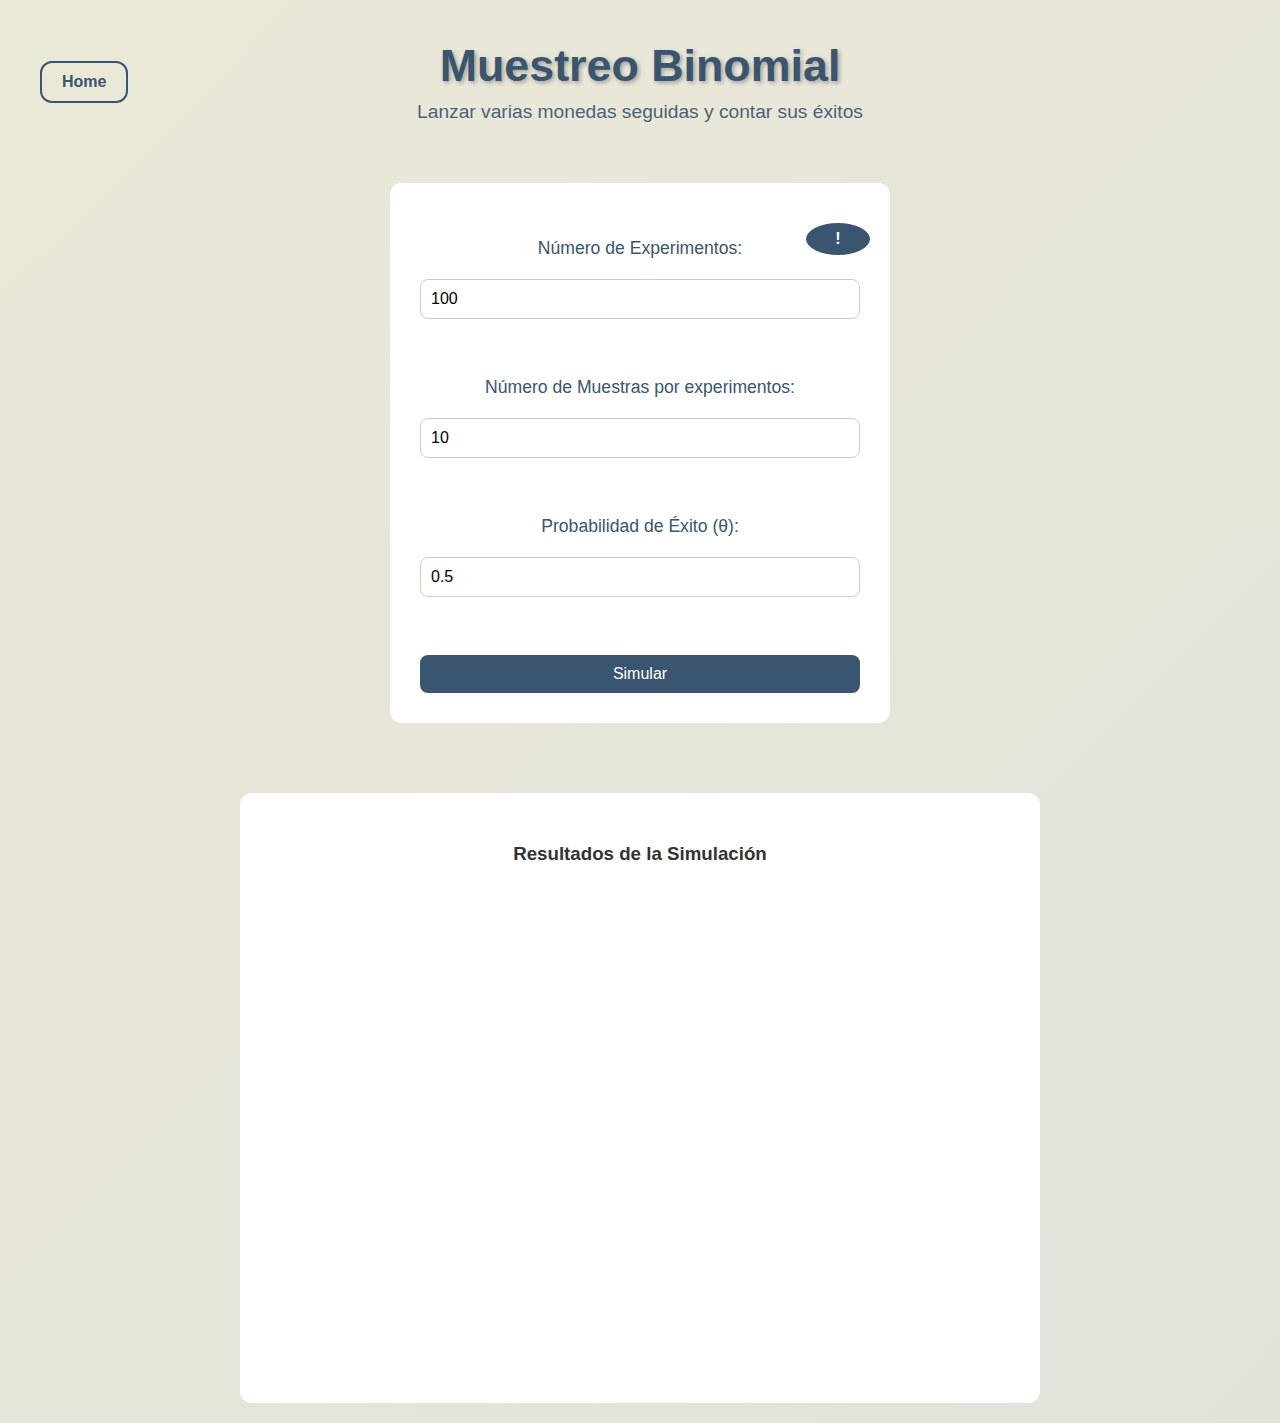
<file: public/htmls/binomial.html>
<!DOCTYPE html>
<html lang="en">
<head>
    <meta charset="UTF-8">  
    <meta name="viewport" content="width=device-width, initial-scale=1.0">
    <title>Muestreo Binomial</title>
    <script src="https://cdn.plot.ly/plotly-2.24.1.min.js"></script>
    <script src="/public/js/app.js"></script>
    <link rel="stylesheet" href="/public/css/stylesForms.css">
</head>

<header>
  <a href="/public/index.html">Home</a>
  <div style="display: flex; flex-direction: column;">
    <h1>Muestreo Binomial</h1>
    <p>Lanzar varias monedas seguidas y contar sus éxitos</p>
  </div>
</header>


<body>

    <div class="container">
        <div class="FormularioData">
            <button id="info-btn" class="info-button" type="button">!</button>
            <form id="binomial_form" onsubmit="return false;">
                <label for="num_experimentos">Número de Experimentos:</label>
                <input type="number" id="num_experimentos" name="num_experimentos" min="1" value="100">
                <br>
                <label for="num_muestra">Número de Muestras por experimentos:</label>
                <input type="number" id="num_muestra" name="num_muestra" min="1" value="10">
                <br>
                <label for="prob_exito">Probabilidad de Éxito (θ):</label>
                <input type="number" id="prob_exito" name="prob_exito" min="0" max="1" step="0.01" value="0.5">
                <br>
                <input type="submit" id= "button"value="Simular">
            </form>
        </div>

        <div class="resultados">
            <h3>Resultados de la Simulación</h3>
            <div id="binomial_plot"></div>
        </div>
    </div>

    <!-- Info Modal -->
    <div id="info-modal" class="info-modal">
        <div class="info-modal-content">
            <button class="info-modal-close">&times;</button>
            <h3>Distribución Binomial</h3>
            <p>La distribución binomial modela el número de éxitos en n ensayos independientes de Bernoulli.</p>
            <div class="formula">
                P(X = k) = C(n,k) × θ<sup>k</sup> × (1 - θ)<sup>n-k</sup><br>
                donde k = 0, 1, 2, ..., n
            </div>
            <p><strong>n</strong>: Número de ensayos</p>
            <p><strong>θ</strong>: Probabilidad de éxito en cada ensayo</p>
            <p><strong>Aplicaciones</strong>: Contar éxitos en múltiples lanzamientos de moneda, control de calidad, etc.</p>
        </div>
    </div>
</body>
</html>
</file>
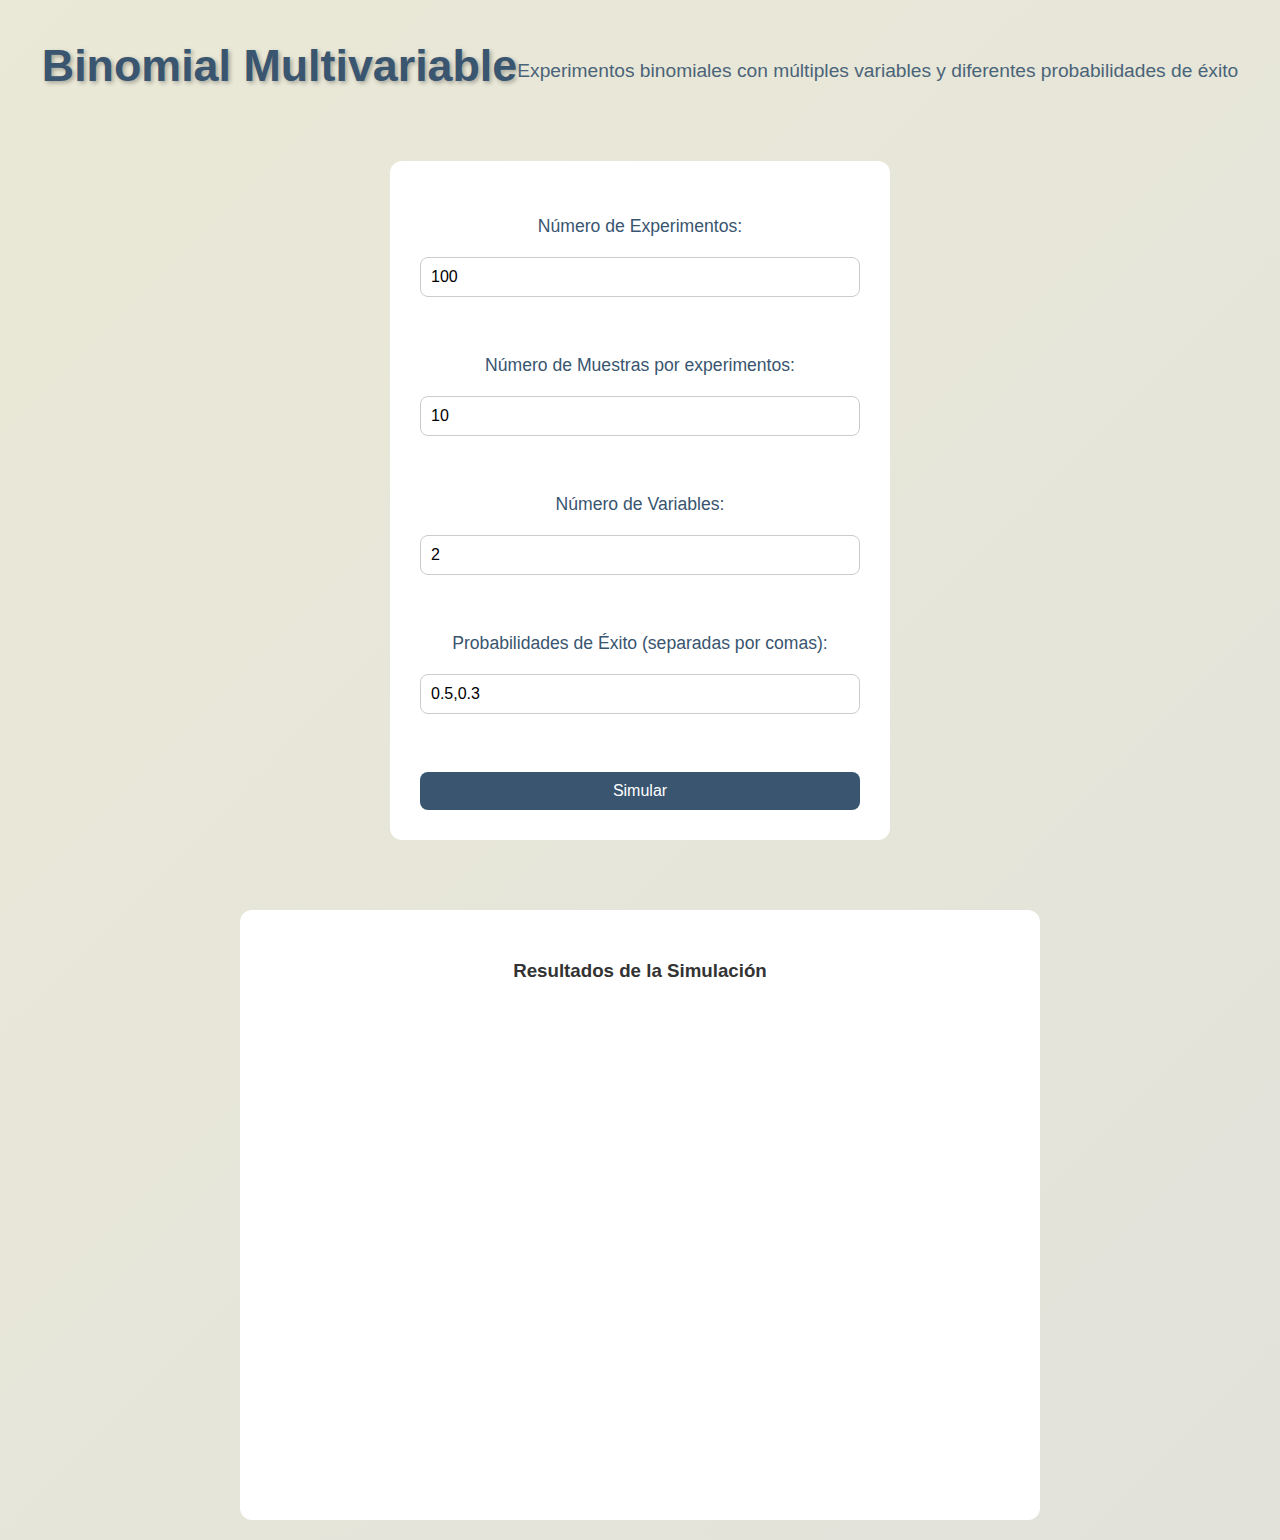
<file: public/htmls/binomialv.html>
<!DOCTYPE html>
<html lang="en">
<head>
    <meta charset="UTF-8">
    <meta name="viewport" content="width=device-width, initial-scale=1.0">
    <title>Binomial Multivariable</title>
    <script src="https://cdn.plot.ly/plotly-2.24.1.min.js"></script>
    <script src="/public/js/app.js"></script>
    <link rel="stylesheet" href="/public/css/stylesForms.css">
</head>

<header>
    <h1>Binomial Multivariable</h1>
    <p>Experimentos binomiales con múltiples variables y diferentes probabilidades de éxito</p>
</header>

<body>
    <div class="container">
        <div class="FormularioData">
            <form id="binomialv_form" onsubmit="return false;">
                <label for="num_experimentos">Número de Experimentos:</label>
                <input type="number" id="num_experimentos" name="num_experimentos" min="1" value="100">
                <br>
                <label for="num_muestra">Número de Muestras por experimentos:</label>
                <input type="number" id="num_muestra" name="num_muestra" min="1" value="10">
                <br>
                <label for="num_variables">Número de Variables:</label>
                <input type="number" id="num_variables" name="num_variables" min="1" value="2">
                <br>
                <label for="probs_exito">Probabilidades de Éxito (separadas por comas):</label>
                <input type="text" id="probs_exito" name="probs_exito" value="0.5,0.3">
                <br>
                <input type="submit" id="button" value="Simular">
            </form>
        </div>

        <div class="resultados">
            <h3>Resultados de la Simulación</h3>
            <div id="binomialv_plot"></div>
        </div>
    </div>
</body>
</html>
</file>
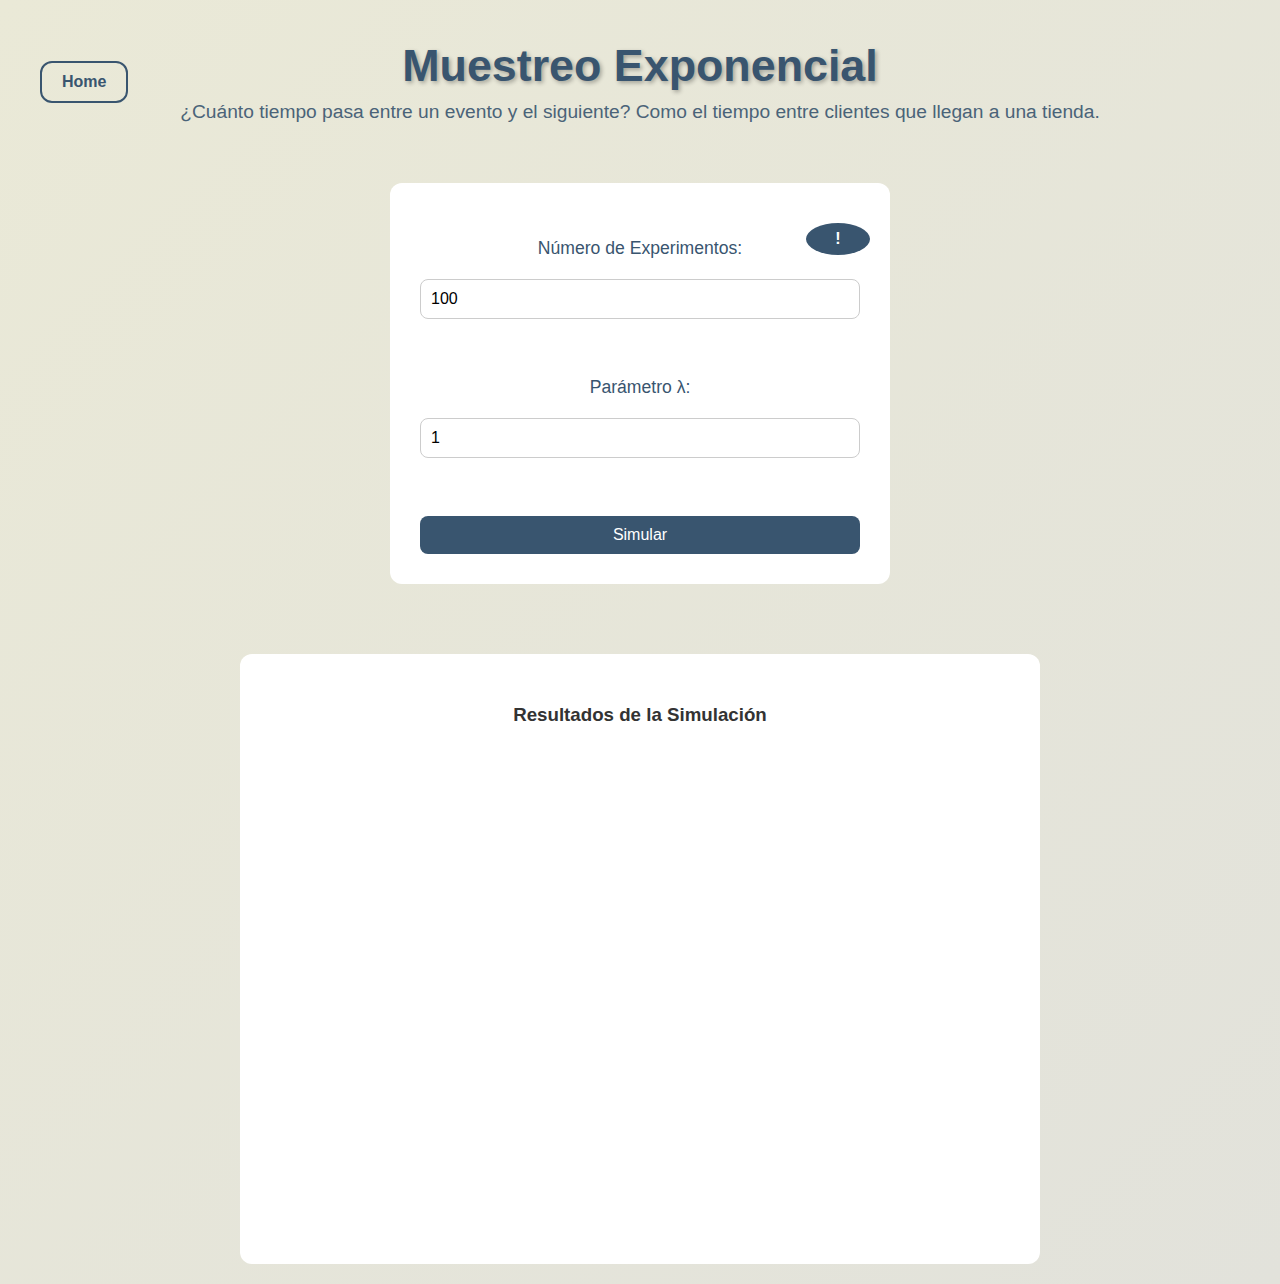
<file: public/htmls/exponencial.html>
<!DOCTYPE html>
<html lang="en">
<head>
    <meta charset="UTF-8">
    <meta name="viewport" content="width=device-width, initial-scale=1.0">
    <title>Muestreo Exponencial</title>
    <script src="https://cdn.plot.ly/plotly-2.24.1.min.js"></script>
    <script src="/public/js/app.js"></script>
    <link rel="stylesheet" href="/public/css/stylesForms.css">
</head>

<header>
    <a href="/public/index.html">Home</a>
    <div style="display: flex; flex-direction: column;">
        <h1>Muestreo Exponencial</h1>
        <p>¿Cuánto tiempo pasa entre un evento y el siguiente? Como el tiempo entre clientes que llegan a una tienda.</p>
    </div>
</header>


<body>
    <div class="container">        
        <div class="FormularioData">
            <button id="info-btn" class="info-button" type="button">!</button>
            <form id="exponencial_form" onsubmit="return false;">
                <label for="num_experimentos">Número de Experimentos:</label>
                <input type="number" id="num_experimentos" name="num_experimentos" min="1" value="100">
                <br>
                <label for="prob_exito">Parámetro λ:</label>
                <input type="number" id="prob_exito" name="prob_exito" min="0" step="0.01" value="1">
                <br>
                <input type="submit" id="button" value="Simular">
            </form>
        </div>

        <div class="resultados">
            <h3>Resultados de la Simulación</h3>
            <div id="exponencial_plot"></div>
        </div>
    </div>

    <!-- Info Modal -->
    <div id="info-modal" class="info-modal">
        <div class="info-modal-content">
            <button class="info-modal-close">&times;</button>
            <h3>Distribución Exponencial</h3>
            <p>La distribución exponencial modela el tiempo entre eventos en un proceso de Poisson.</p>
            <div class="formula">
                f(x; λ) = λe<sup>-λx</sup><br>
                para x ≥ 0
            </div>
            <p><strong>λ</strong>: Tasa de ocurrencia (tasa de llegada)</p>
            <p><strong>Media</strong>: 1/λ</p>
            <p><strong>Aplicaciones</strong>: Tiempo entre llegadas de clientes, vida útil de componentes, tiempo entre fallas.</p>
        </div>
    </div>
</body>
</html>
</file>
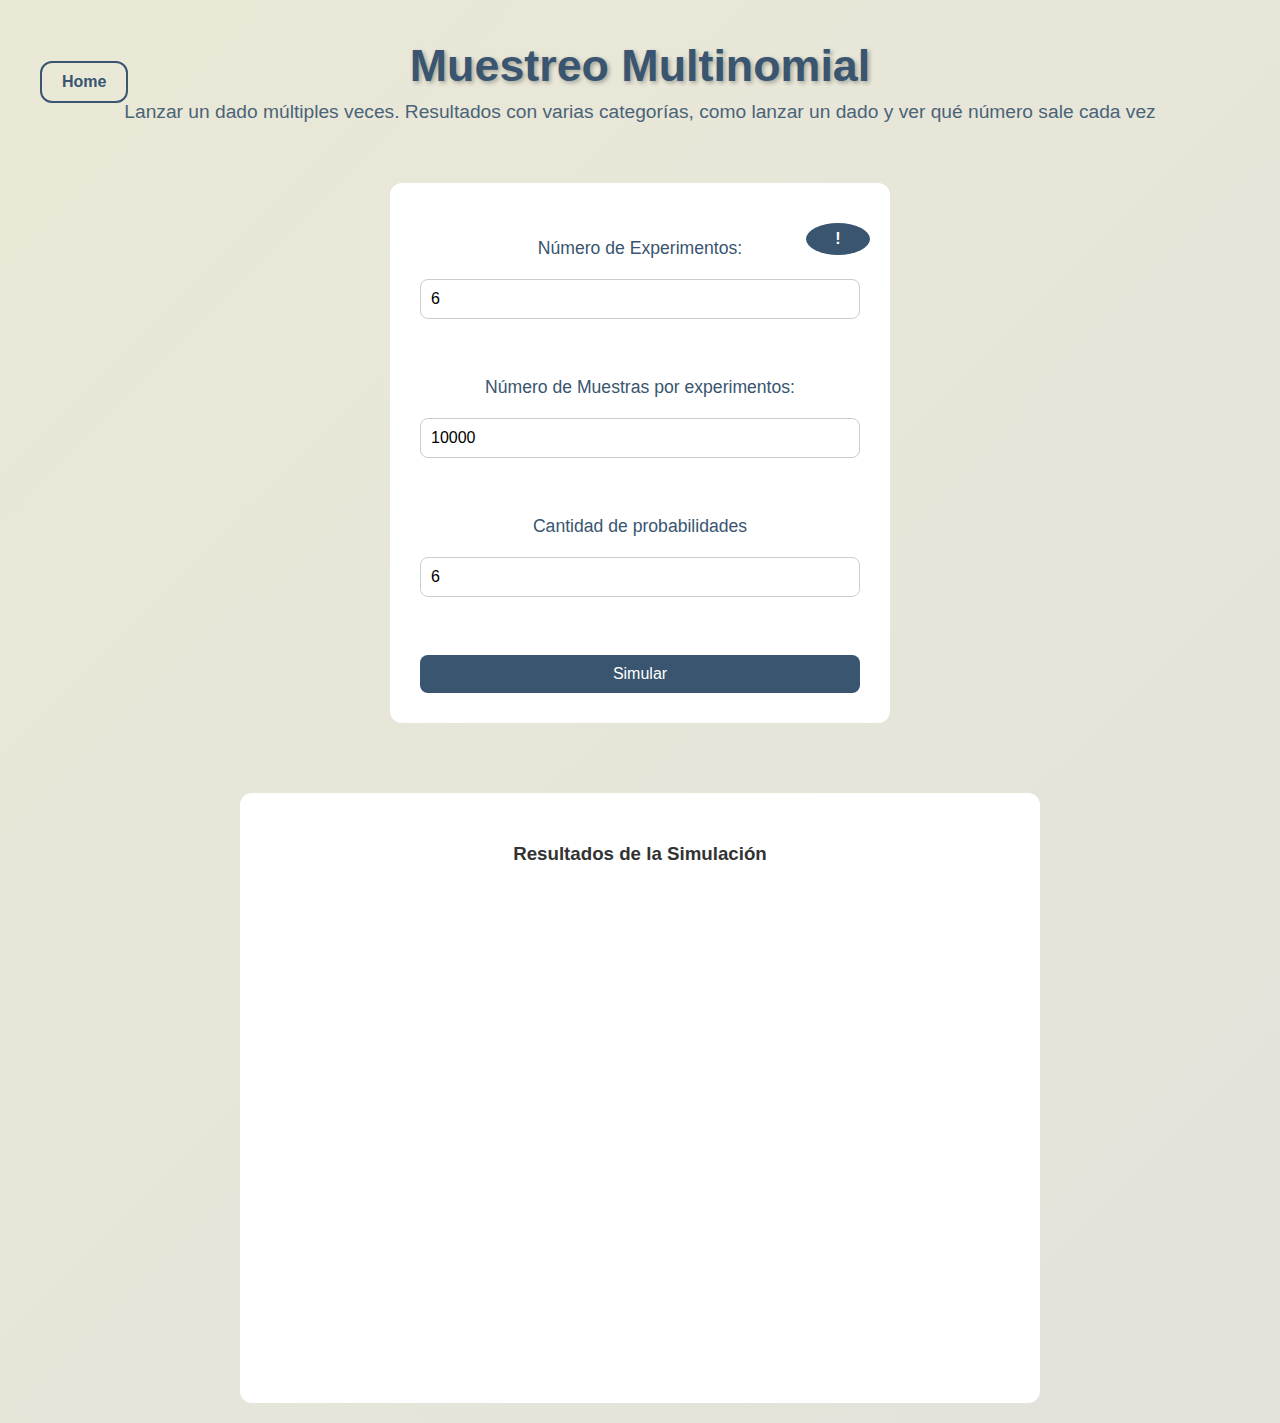
<file: public/htmls/multinomial.html>
<!DOCTYPE html>
<html lang="en">
<head>
    <meta charset="UTF-8">
    <meta name="viewport" content="width=device-width, initial-scale=1.0">
    <title>Muestreo Multinomial</title>
    <script src="https://cdn.plot.ly/plotly-2.24.1.min.js"></script>
    <script src="/public/js/app.js"></script>
    <link rel="stylesheet" href="/public/css/stylesForms.css">
</head>

<header>
  <a href="/public/index.html">Home</a>
  <div style="display: flex; flex-direction: column;">
    <h1>Muestreo Multinomial</h1>
    <p>Lanzar un dado múltiples veces. Resultados con varias categorías, como lanzar un dado y ver qué número sale cada vez</p>
  </div>
</header>


<body>
    <div class="container">    
        <div class="FormularioData">
            <button id="info-btn" class="info-button" type="button">!</button>
            <form id="multinomialf_form" onsubmit="return false;">
                <label for="num_experimentos">Número de Experimentos:</label>
                <input type="number" id="num_experimentos" name="num_experimentos" min="1" value="6">
                <br>
                <label for="num_muestra">Número de Muestras por experimentos:</label>
                <input type="number" id="num_muestra" name="num_muestra" min="1" value="10000">
                <br>
                <label for="cant_prob">Cantidad de probabilidades</label>
                <input type="number" id="cant_prob" name="cant_prob" min="1" step="1" value="6">
                <br>
                <input type="submit" id="button" value="Simular">
            </form>
        </div>

        <div class="resultados">
            <h3>Resultados de la Simulación</h3>
            <div id="multinomialf_plot"></div>
            <button id="nextPlotBtn" style="visibility: hidden;">Siguiente Gráfico</button>
            <input type="text" id="currentPlot" value="0" hidden>
        </div>
    </div>

    <!-- Info Modal -->
    <div id="info-modal" class="info-modal">
        <div class="info-modal-content">
            <button class="info-modal-close">&times;</button>
            <h3>Distribución Multinomial</h3>
            <p>La distribución multinomial generaliza la distribución binomial para experimentos con más de dos posibles resultados.</p>
            <div class="formula">
                P(X₁=x₁, ..., Xₖ=xₖ) = (n!/(x₁!...xₖ!)) × p₁<sup>x₁</sup>...pₖ<sup>xₖ</sup><br>
                donde Σxᵢ = n y Σpᵢ = 1
            </div>
            <p><strong>n</strong>: Número total de ensayos</p>
            <p><strong>k</strong>: Número de categorías posibles</p>
            <p><strong>pᵢ</strong>: Probabilidad de la categoría i</p>
            <p><strong>Aplicaciones</strong>: Lanzamiento de dados, clasificación en múltiples categorías, preferencias de productos.</p>
        </div>
    </div>
</body>
</html>
</file>
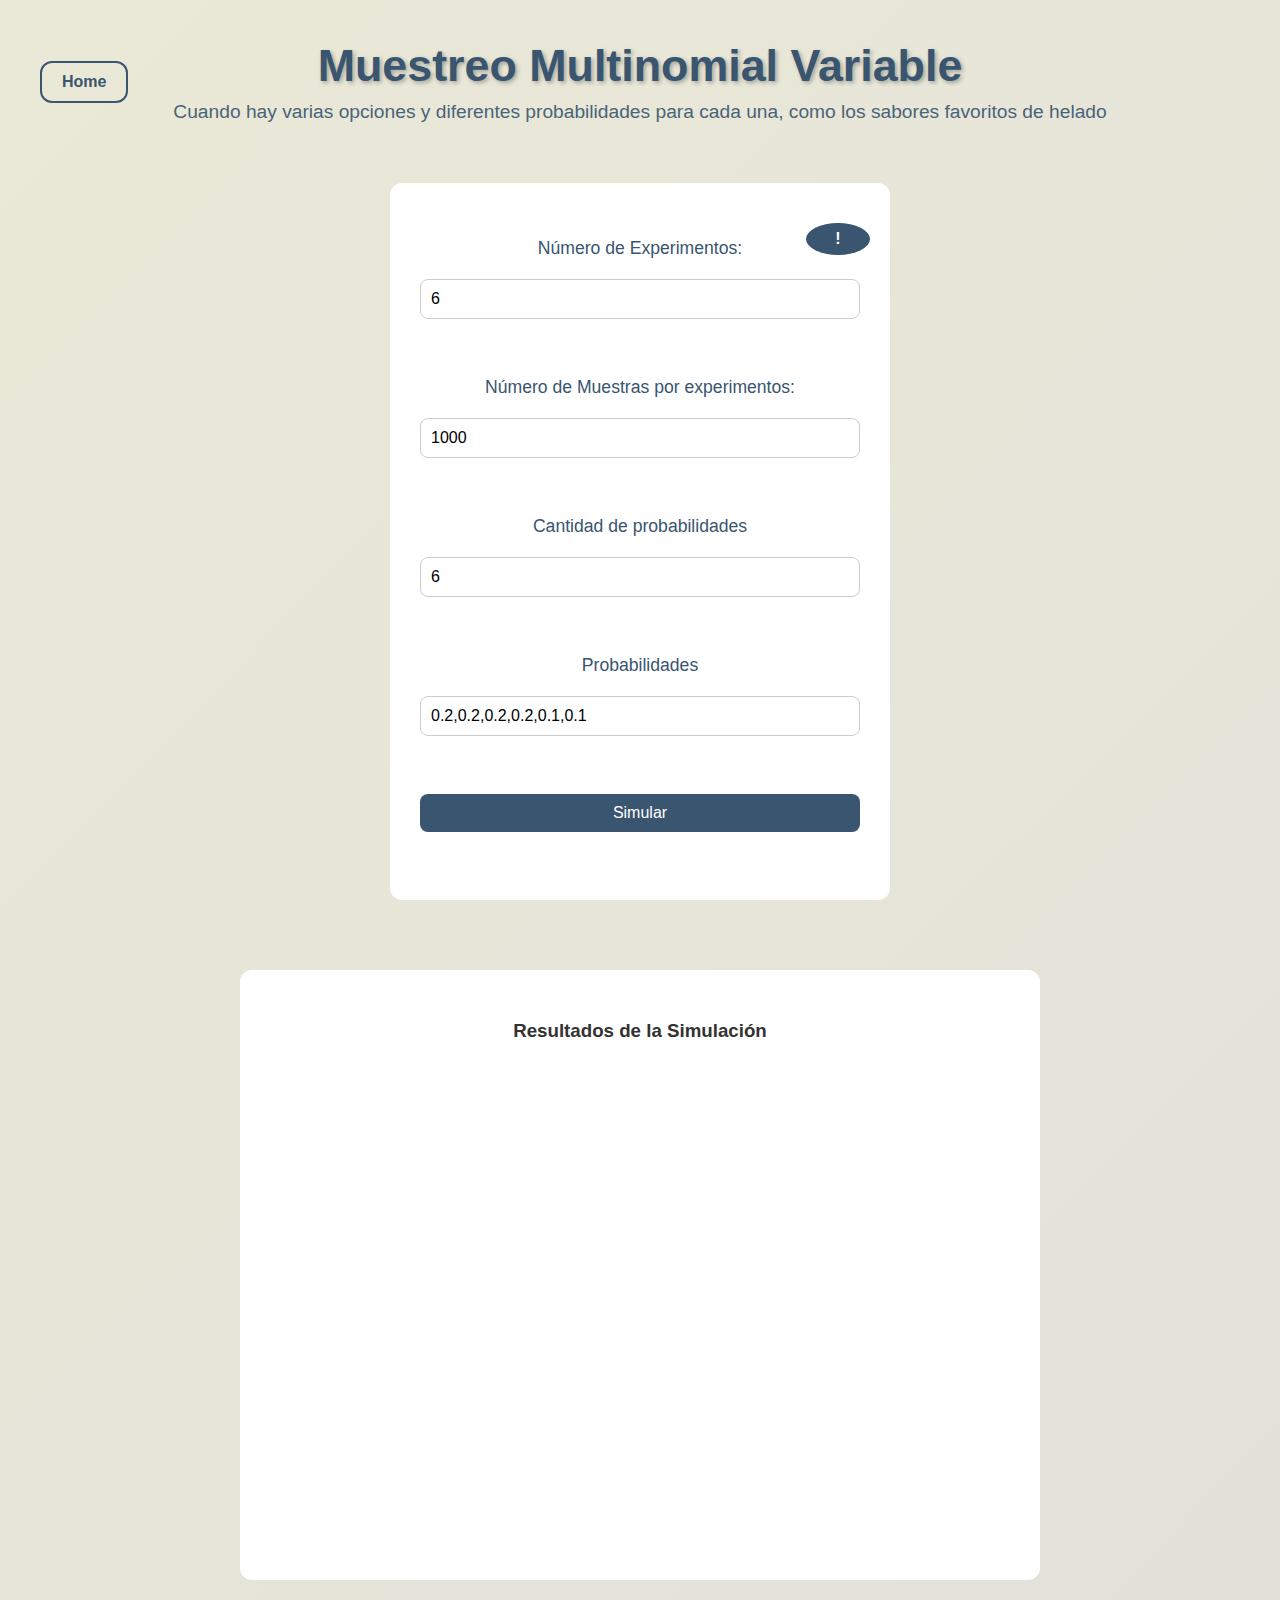
<file: public/htmls/multinomialv.html>
<!DOCTYPE html>
<html lang="en">
<head>
    <meta charset="UTF-8">
    <meta name="viewport" content="width=device-width, initial-scale=1.0">
    <title>Muestreo Multinomial Variable</title>
    <script src="https://cdn.plot.ly/plotly-2.24.1.min.js"></script>
    <script src="/public/js/app.js"></script>
    <link rel="stylesheet" href="/public/css/stylesForms.css">
</head>

<header>
  <a href="/public/index.html">Home</a>
  <div style="display: flex; flex-direction: column;">
    <h1>Muestreo Multinomial Variable</h1>
    <p>Cuando hay varias opciones y diferentes probabilidades para cada una, como los sabores favoritos de helado</p>
  </div>
</header>


<body>
    <div class="container">
        <div class="FormularioData">
            <button id="info-btn" class="info-button" type="button">!</button>
            <form id="multinomialv_form" onsubmit="return false;">
                <label for="num_experimentos">Número de Experimentos:</label>
                <input type="number" id="num_experimentos" name="num_experimentos" min="1" value="6">
                <br>
                <label for="num_muestra">Número de Muestras por experimentos:</label>
                <input type="number" id="num_muestra" name="num_muestra" min="1" value="1000">
                <br>
                <label for="cant_prob">Cantidad de probabilidades</label>
                <input type="number" id="cant_prob" name="cant_prob" min="1" step="1" value="6">
                <br>
                <label for="probs_dyn">Probabilidades</label>
                <input type="text" id="probs_dyn" name="probs_dyn" value="0.2,0.2,0.2,0.2,0.1,0.1"><br>
                <input type="submit" id="button"value="Simular"><br>
            </form>
        </div>

        <div class="resultados">
            <h3>Resultados de la Simulación</h3>
            <div id="multinomialv_plot"></div>
            <button id="nextPlotBtn" style="visibility: hidden;">Siguiente Gráfico</button>
            <input type="text" id="currentPlot" value="0" hidden>
        </div>
    </div>

    <!-- Info Modal -->
    <div id="info-modal" class="info-modal">
        <div class="info-modal-content">
            <button class="info-modal-close">&times;</button>
            <h3>Distribución Multinomial Variable</h3>
            <p>La distribución multinomial con probabilidades variables permite especificar diferentes probabilidades para cada categoría.</p>
            <div class="formula">
                P(X₁=x₁, ..., Xₖ=xₖ) = (n!/(x₁!...xₖ!)) × p₁<sup>x₁</sup>...pₖ<sup>xₖ</sup><br>
                donde Σxᵢ = n y Σpᵢ = 1
            </div>
            <p><strong>n</strong>: Número total de ensayos</p>
            <p><strong>pᵢ</strong>: Probabilidad específica de cada categoría (definidas por el usuario)</p>
            <p><strong>Aplicaciones</strong>: Sabores favoritos de helado con diferentes popularidades, preferencias de votantes, análisis de mercado.</p>
        </div>
    </div>
</body>
</html>
</file>
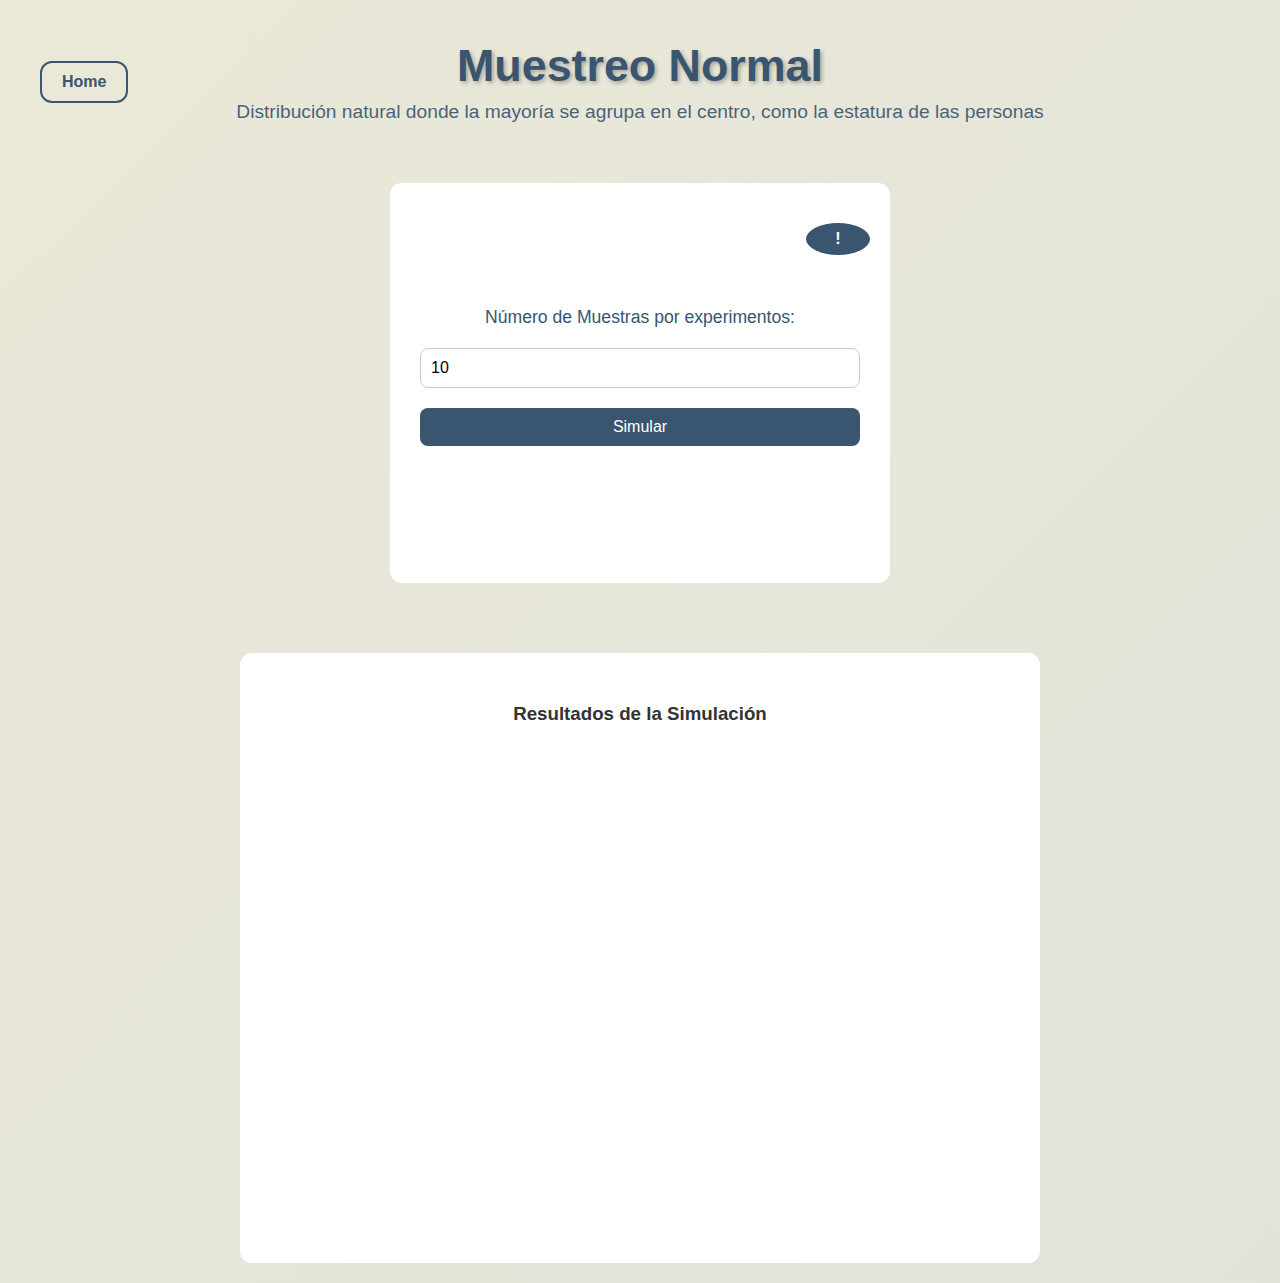
<file: public/htmls/normal.html>
<!DOCTYPE html>
<html lang="en">
<head>
    <meta charset="UTF-8">
    <meta name="viewport" content="width=device-width, initial-scale=1.0">
    <title>Muestreo Normal Estandar</title>
    <script src="https://cdn.plot.ly/plotly-2.24.1.min.js"></script>
    <script src="/public/js/app.js"></script>
    <link rel="stylesheet" href="/public/css/stylesForms.css">
</head>

<header>
  <a href="/public/index.html">Home</a>
  <div style="display: flex; flex-direction: column;">
    <h1>Muestreo Normal</h1>
    <p>Distribución natural donde la mayoría se agrupa en el centro, como la estatura de las personas</p>
  </div>
</header>


<body>
    <div class="container">
        <div class="FormularioData">
            <button id="info-btn" class="info-button" type="button">!</button>
            <form id="normale_form" onsubmit="return false;">
                <label for="num_muestra">Número de Muestras por experimentos:</label>
                <input type="number" id="num_muestra" name="num_muestra" min="1" value="10">
                <input type="submit" id="button" value="Simular">
                <br>
            </form>
        </div>

        <div class="resultados">
            <h3>Resultados de la Simulación</h3>
            <div id="normale_plot"></div>
        </div>
    </div>

    <!-- Info Modal -->
    <div id="info-modal" class="info-modal">
        <div class="info-modal-content">
            <button class="info-modal-close">&times;</button>
            <h3>Distribución Normal Estándar</h3>
            <p>La distribución normal estándar es una distribución normal con media μ = 0 y desviación estándar σ = 1.</p>
            <div class="formula">
                f(x) = (1/√(2π)) × e<sup>-x²/2</sup><br>
                para -∞ < x < ∞
            </div>
            <p><strong>Media (μ)</strong>: 0</p>
            <p><strong>Desviación estándar (σ)</strong>: 1</p>
            <p><strong>Aplicaciones</strong>: Distribución de referencia, análisis estadístico estándar, comparación de datos normalizados.</p>
        </div>
    </div>
</body>
</html>
</file>
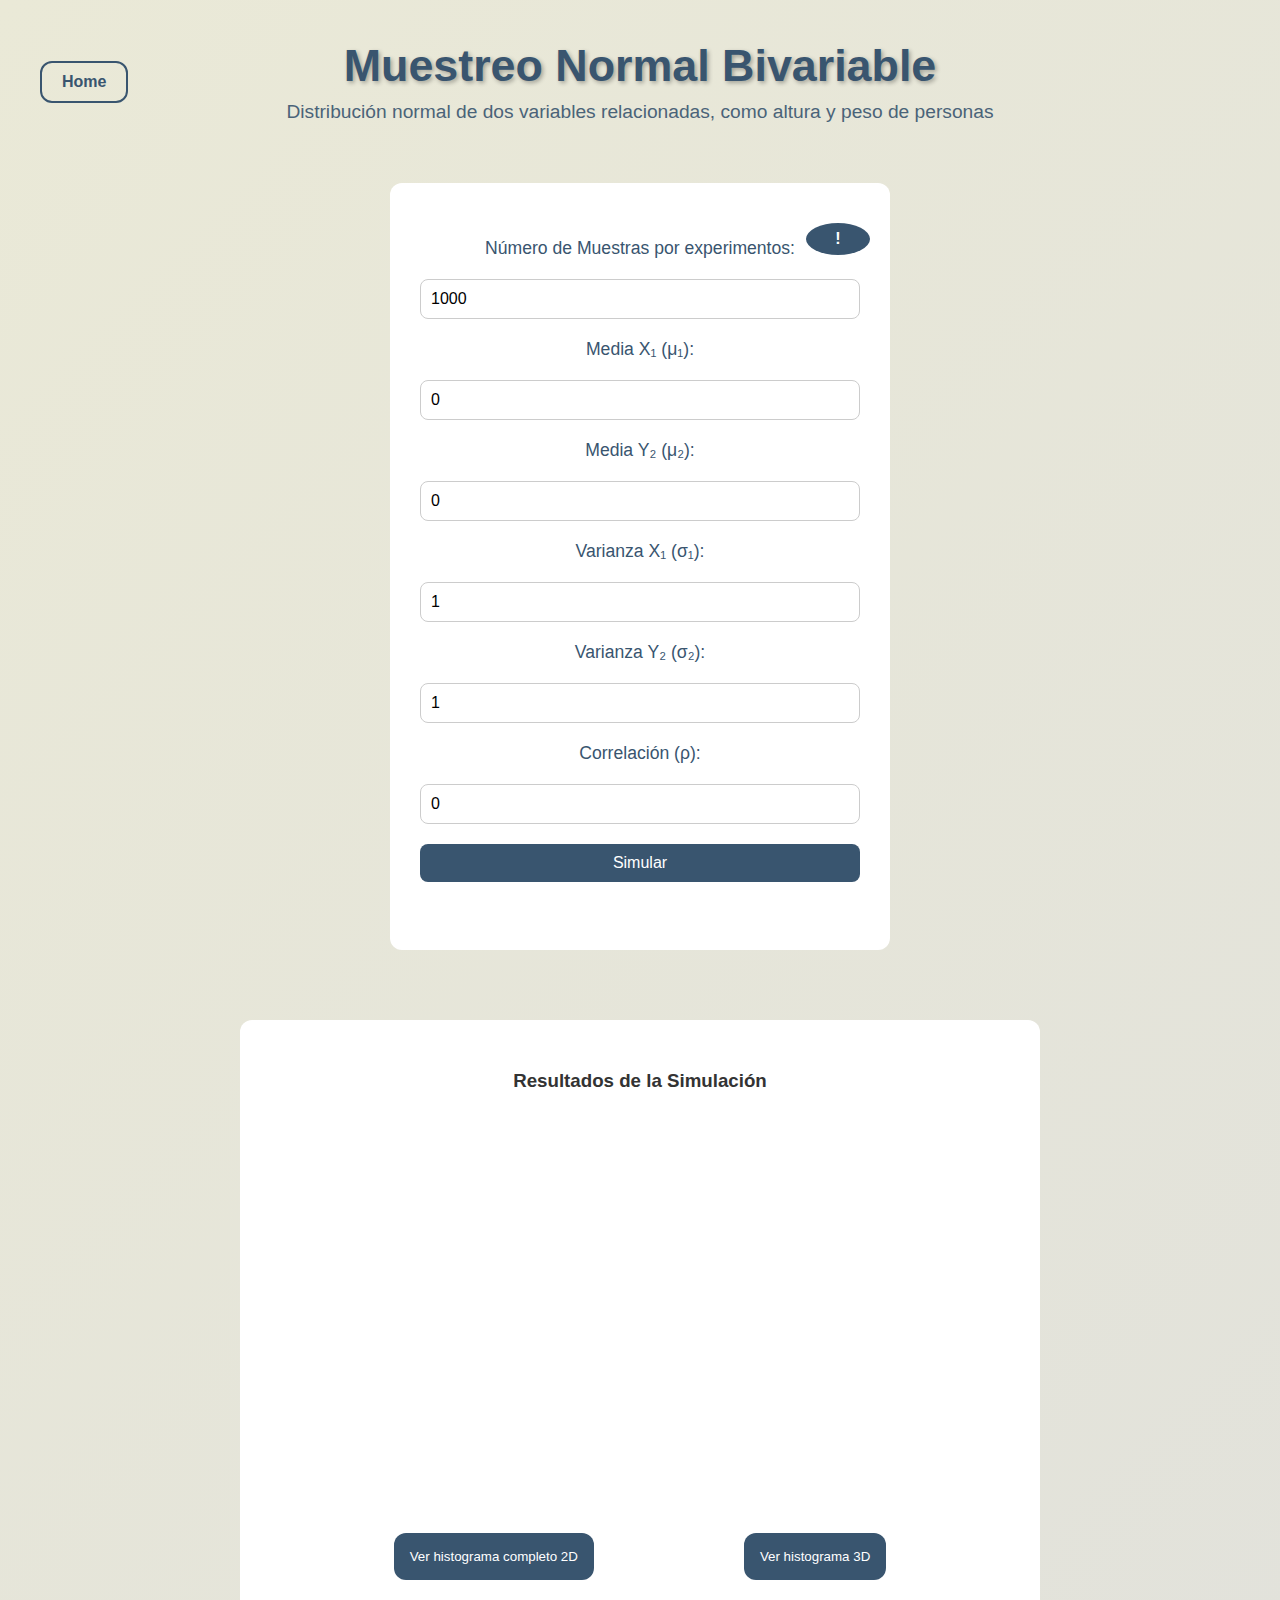
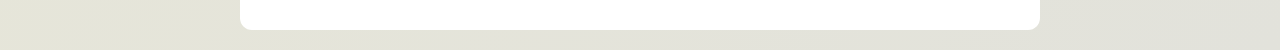
<file: public/htmls/normalbiv.html>
<!DOCTYPE html>
<html lang="en">
<head>
    <meta charset="UTF-8">
    <meta name="viewport" content="width=device-width, initial-scale=1.0">
    <title>Muestreo Normal Bivariable</title>
    <script src="https://cdn.plot.ly/plotly-2.24.1.min.js"></script>
    <script src="/public/js/app.js"></script>
    <link rel="stylesheet" href="/public/css/stylesForms.css">
</head>

<header>
  <a href="/public/index.html">Home</a>
  <div style="display: flex; flex-direction: column;">
    <h1>Muestreo Normal Bivariable</h1>
    <p>Distribución normal de dos variables relacionadas, como altura y peso de personas</p>
  </div>
</header>


<body>
    <div class="container">
        <div class="FormularioData">
            <button id="info-btn" class="info-button" type="button">!</button>
            <form id="normalbiv_form" onsubmit="return false;">
                <label for="num_muestra">Número de Muestras por experimentos:</label>
                <input type="number" id="num_muestra" name="num_muestra" min="1" value="1000">
                <label for="mux">Media X₁ (μ₁):</label>
                <input type="number" id="mux" name="mux" value="0" step="any">
                <label for="muy">Media Y₂ (μ₂):</label>
                <input type="number" id="muy" name="muy" value="0" step="any">
                <label for="sigmaX">Varianza X₁ (σ₁):</label>
                <input type="number" id="sigmaX" name="sigmaX" value="1" step="any" min="0.1">
                <label for="sigmaY">Varianza Y₂ (σ₂):</label>
                <input type="number" id="sigmaY" name="sigmaY" value="1" step="any" min="0.1">
                <label for="correlacion">Correlación (ρ):</label>
                <input type="number" id="correlacion" name="correlacion" value="0" step="any" min="0" max="1">
                <input type="submit" id="button" value="Simular">
                <br>
            </form>
        </div>

        <div class="resultados">
            <h3>Resultados de la Simulación</h3>
            <div id="normalbiv_plot"></div>
            <div class="plot-actions">
                <button id="btn_2dNB" type="button">Ver histograma completo 2D</button>
                <button id="btn_3dNB" type="button">Ver histograma 3D</button>
            </div>
        </div>
    </div>

    <!-- Info Modal -->
    <div id="info-modal" class="info-modal">
        <div class="info-modal-content">
            <button class="info-modal-close">&times;</button>
            <h3>Distribución Normal Bivariable</h3>
            <p>La distribución normal bivariable describe dos variables aleatorias normalmente distribuidas que pueden estar correlacionadas.</p>
            <div class="formula">
                f(x,y) = 1/(2πσ₁σ₂√(1-ρ²)) × exp(-Q/(2(1-ρ²)))<br>
                donde Q = ((x-μ₁)/σ₁)² - 2ρ((x-μ₁)/σ₁)((y-μ₂)/σ₂) + ((y-μ₂)/σ₂)²
            </div>
            <p><strong>μ₁, μ₂</strong>: Medias de las variables X y Y</p>
            <p><strong>σ₁, σ₂</strong>: Desviaciones estándar de X y Y</p>
            <p><strong>ρ (rho)</strong>: Coeficiente de correlación (-1 ≤ ρ ≤ 1)</p>
            <p><strong>Aplicaciones</strong>: Altura y peso de personas, temperatura y humedad, variables relacionadas en general.</p>
        </div>
    </div>
</body>
</html>
</file>
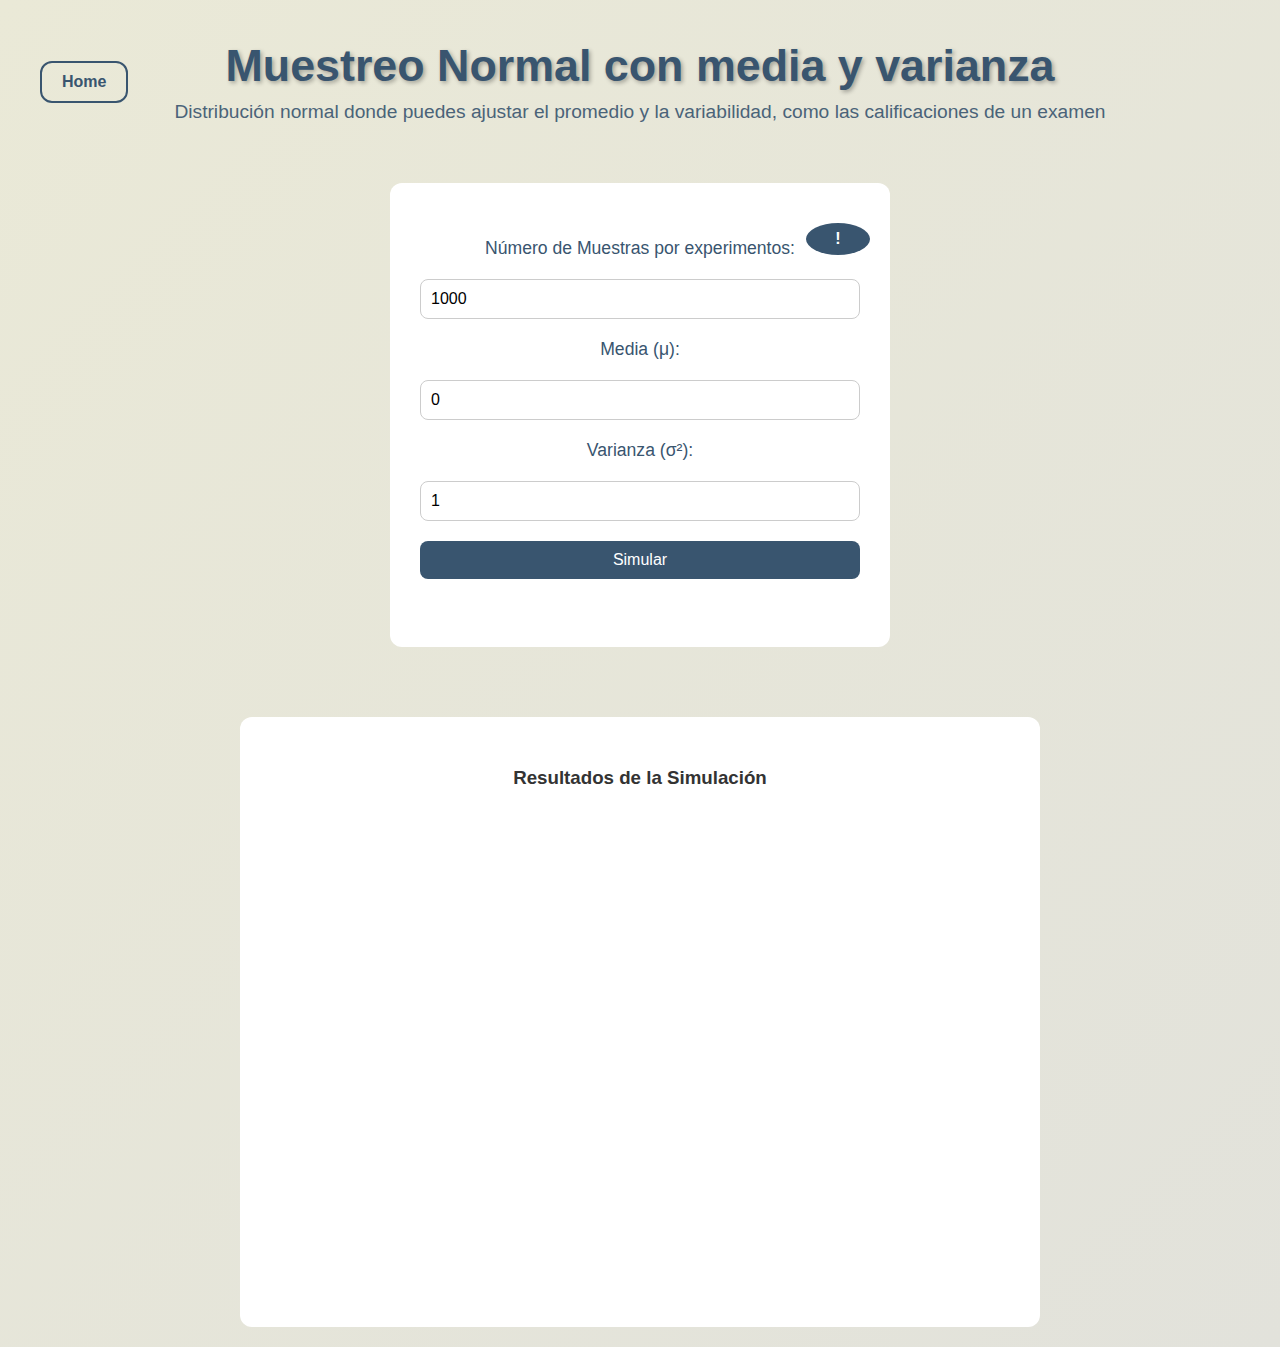
<file: public/htmls/normalv.html>
<!DOCTYPE html>
<html lang="en">
<head>
    <meta charset="UTF-8">
    <meta name="viewport" content="width=device-width, initial-scale=1.0">
    <title>Muestreo Normal con media y varianza</title>
    <script src="https://cdn.plot.ly/plotly-2.24.1.min.js"></script>
    <script src="/public/js/app.js"></script>
    <link rel="stylesheet" href="/public/css/stylesForms.css">
</head>

<header>
  <a href="/public/index.html">Home</a>
  <div style="display: flex; flex-direction: column;">
    <h1>Muestreo Normal con media y varianza</h1>
    <p>Distribución normal donde puedes ajustar el promedio y la variabilidad, como las calificaciones de un examen</p>
  </div>
</header>


<body>
    <div class="container">
        <div class="FormularioData">
            <button id="info-btn" class="info-button" type="button">!</button>
            <form id="normalmv_form" onsubmit="return false;">
                <label for="num_muestra">Número de Muestras por experimentos:</label>
                <input type="number" id="num_muestra" name="num_muestra" min="1" value="1000">
                <label for="media">Media (μ):</label>
                <input type="number" id="media" name="media" value="0">
                <label for="varianza">Varianza (σ²):</label>
                <input type="number" id="varianza" name="varianza" value="1" step="any">
                <input type="submit" id="button" value="Simular">
                <br>
            </form>
        </div>

        <div class="resultados">
            <h3>Resultados de la Simulación</h3>
            <div id="normalmv_plot"></div>
        </div>
    </div>

    <!-- Info Modal -->
    <div id="info-modal" class="info-modal">
        <div class="info-modal-content">
            <button class="info-modal-close">&times;</button>
            <h3>Distribución Normal con μ y σ²</h3>
            <p>La distribución normal general permite ajustar la media (μ) y la varianza (σ²) de la distribución.</p>
            <div class="formula">
                f(x; μ, σ²) = (1/(σ√(2π))) × e<sup>-(x-μ)²/(2σ²)</sup><br>
                para -∞ < x < ∞
            </div>
            <p><strong>μ (mu)</strong>: Media o valor esperado</p>
            <p><strong>σ² (sigma cuadrado)</strong>: Varianza, mide la dispersión de los datos</p>
            <p><strong>Aplicaciones</strong>: Calificaciones de exámenes, alturas de personas, errores de medición, variables continuas en general.</p>
        </div>
    </div>
</body>
</html>
</file>
<file: public/css/styles.css>
/* ====== Variables de Tema ====== */
:root {
    --color-bg: #f6f8fa;
    --color-card: #ffffff;
    --color-primary: #1a73e8;
    --color-primary-dark: #155ab6;
    --color-text: #333;
    --color-muted: #666;
    --radius: 14px;
    --shadow: 0 6px 20px rgba(0, 0, 0, 0.1);
}

/* ====== Dark Mode ====== */
@media (prefers-color-scheme: dark) {
    :root {
        --color-bg: #121212;
        --color-card: #1e1e1e;
        --color-primary: #4a90e2;
        --color-primary-dark: #357abd;
        --color-text: #f1f1f1;
        --color-muted: #bbb;
        --shadow: 0 6px 20px rgba(0, 0, 0, 0.5);
    }
}

/* ====== Reset + Base ====== */
* {
    margin: 0;
    padding: 0;
    box-sizing: border-box;
    font-family: "Inter", "Segoe UI", Roboto, sans-serif;
}

body {
    background: var(--color-bg);
    color: var(--color-text);
    line-height: 1.7;
    padding: 25px;
    transition: background 0.4s ease, color 0.4s ease;
}

/* ====== Encabezados ====== */
h1 {
    text-align: center;
    font-size: 2.8rem;
    margin-bottom: 20px;
    background: linear-gradient(90deg, var(--color-primary), #6ea8fe);
    -webkit-background-clip: text;
    -webkit-text-fill-color: transparent;
    letter-spacing: 1px;
    animation: fadeInDown 1s ease;
}

h2 {
    color: var(--color-primary);
    margin-bottom: 12px;
    font-size: 1.6rem;
    border-left: 6px solid var(--color-primary);
    padding-left: 12px;
    font-weight: 600;
}

h3 {
    margin-bottom: 10px;
    color: var(--color-text);
    font-size: 1.3rem;
}

/* ====== Contenedores ====== */
#data-sampling {
    background: var(--color-card);
    border-radius: var(--radius);
    padding: 25px 30px;
    margin: 35px auto;
    max-width: 950px;
    box-shadow: var(--shadow);
    transition: transform 0.3s ease, box-shadow 0.3s ease;
    animation: fadeInUp 0.8s ease;
}

#data-sampling:hover {
    transform: translateY(-4px);
    box-shadow: 0 12px 30px rgba(0, 0, 0, 0.15);
}

hr {
    border: none;
    height: 1px;
    background: linear-gradient(to right, transparent, var(--color-primary), transparent);
    margin: 40px auto;
    max-width: 950px;
}

/* ====== Formularios ====== */
#FormularioData {
    margin-top: 18px;
}

form {
    display: grid;
    gap: 15px;
}

label {
    font-weight: 600;
    color: var(--color-muted);
    font-size: 0.95rem;
}

input[type="number"],
input[type="text"] {
    padding: 12px 14px;
    border: 1px solid #ccc;
    border-radius: var(--radius);
    font-size: 1rem;
    transition: all 0.3s;
    background: #fafafa;
}

input[type="number"]:focus,
input[type="text"]:focus {
    border-color: var(--color-primary);
    background: #fff;
    box-shadow: 0 0 6px rgba(26, 115, 232, 0.4);
    outline: none;
}

/* ====== Botones ====== */
input[type="submit"] {
    background: linear-gradient(135deg, var(--color-primary), var(--color-primary-dark));
    color: #fff;
    padding: 14px;
    border: none;
    border-radius: var(--radius);
    cursor: pointer;
    font-weight: 600;
    font-size: 1rem;
    transition: transform 0.25s ease, box-shadow 0.25s ease;
    box-shadow: 0 4px 12px rgba(26, 115, 232, 0.3);
}

input[type="submit"]:hover {
    transform: translateY(-3px);
    box-shadow: 0 8px 18px rgba(26, 115, 232, 0.4);
}

input[type="submit"]:active {
    transform: scale(0.98);
}

/* ====== Resultados ====== */
#resultados {
    margin-top: 25px;
    padding: 18px;
    background: rgba(26, 115, 232, 0.07);
    border-left: 6px solid var(--color-primary);
    border-radius: var(--radius);
    animation: fadeIn 0.6s ease;
}

#result-text {
    color: var(--color-text);
    font-style: italic;
    font-size: 1rem;
}

/* ====== Animaciones ====== */
@keyframes fadeIn {
    from {opacity: 0;}
    to {opacity: 1;}
}

@keyframes fadeInUp {
    from {opacity: 0; transform: translateY(30px);}
    to {opacity: 1; transform: translateY(0);}
}

@keyframes fadeInDown {
    from {opacity: 0; transform: translateY(-20px);}
    to {opacity: 1; transform: translateY(0);}
}
</file>
<file: public/css/stylesForms.css>
* { 
    margin: 0; 
    padding: 0; 
    box-sizing: border-box; 
    font-family: 'Segoe UI', Tahoma, Geneva, Verdana, sans-serif; 
}

body {
    background: linear-gradient(135deg, #eae9d7 0%, #e2e2db 100%);
    color: #333;
    min-height: 100vh;
    padding: 20px;
    display: flex;
    flex-direction: column;
    align-items: center;
}

header {
  width: 100%;
  padding: 20px;
  margin-bottom: 40px;
  display: flex;
  align-items: center;        /* centra verticalmente */
  justify-content: center;    /* centra el contenido principal */
  color: #39556f;
  position: relative;         /* clave para posicionar el <a> */
}

header a {
  position: absolute;         /* lo sacamos del flujo para pegarlo a la izquierda */
  left: 20px;                 /* margen desde el borde */
  top: 50%;
  transform: translateY(-50%); /* lo centramos verticalmente */
  
  text-decoration: none;
  color: #39556f;
  font-weight: bold;
  padding: 10px 20px;
  border: 2px solid #39556f;
  border-radius: 12px;
  transition: background-color 0.3s ease, color 0.3s ease;
}

header div {
  text-align: center;         /* centra el texto dentro del contenedor */
}


header h1 {
    font-size: 2.8rem;
    margin-bottom: 10px;
    text-shadow: 2px 2px 4px rgba(0, 0, 0, 0.3);
}

header p {
    font-size: 1.2rem;
    opacity: 0.9;
}

.container {
    display: flex;
    flex-wrap: wrap;
    justify-content: center;
    gap: 70px;
    max-width: 1500px;
    width: 100%;
}

.FormularioData {
    background: white;
    border-radius: 12px;
    width: 500px;
    height: fit-content;
    min-height: 400px;
    display: flex;
    flex-direction: column;
    align-items: center;
    text-align: center;
    justify-content: center;
    padding: 10px;
    transition: all 0.3s ease;
    cursor: pointer;
    overflow: hidden;
    position: relative;
}

.ResultsContainer{
    padding: 10px;
    margin-top: 10%;
    background: #f9f9f9;
    border: 2px dotted black;
    border-radius: 12px;
}

.LimitesX {
    background: white;
    border-radius: 12px;
    width: center;
    height: fit-content;
    min-height: 70px;
    display: flex;
    flex-direction: row;
    align-items: center;
    text-align: center;
    justify-content: center;
    padding: 10px;
    gap: 10px;
    transition: all 0.3s ease;
    cursor: pointer;
    overflow: hidden;
    position: relative;
}

.LimitesY {
    background: white;
    border-radius: 12px;
    width: center;
    height: fit-content;
    min-height: 50px;
    display: flex;
    flex-direction: row;
    align-items: center;
    text-align: center;
    justify-content: center;
    padding: 10px;
    gap: 10px;
    transition: all 0.3s ease;
    cursor: pointer;
    overflow: hidden;
    position: relative;
}

.pi {
    background: white;
    border-radius: 12px;
    width: center;
    height: fit-content;
    min-height: 50px;
    display: flex;
    flex-direction: row;
    align-items: center;
    text-align: center;
    justify-content: center;
    padding: 10px;
    gap: 10px;
    transition: all 0.3s ease;
    cursor: pointer;
    overflow: hidden;
    position: relative;
}

.subcolumns input {
    width: 80px;
    min-width: 50px;
    height: fit-content;
    padding: 5px;
    font-size: 14px;
}

form {
    width: 100%;
    display: flex;
    flex-direction: column;
    gap: 20px;
    padding: 20px;
    margin-top: 25px;
}

form label {
    font-size: 1.1rem;
    color: #39556f;
    text-align: center;
}

form input {
    padding: 10px;
    border: 1px solid #ccc;
    border-radius: 8px;
    font-size: 1rem;
    transition: border-color 0.3s ease;
}

form input#button{
    background-color: #39556f;
    color: white;
    border: none;
    cursor: pointer;
}

form input#button:hover{
    background-color: #2e424d;
}

.resultados {
    background: white;
    border-radius: 12px;
    width: fit-content;
    height: fit-content;
    min-width: 800px;
    min-height: 610px;
    display: flex;
    flex-direction: column;
    align-items: center;
    text-align: center;
    padding: 50px;
    transition: all 0.3s ease;
    cursor: pointer;
    overflow: hidden;
    position: relative;
}

button{
    background-color: #39556f;
    color: white;
    border: none;
    cursor: pointer;
    padding: 16px 32px;
    border-radius: 12px;
    margin-top: 20px;
}

button:hover{
    background-color: #2e424d;
}

.equation-preview{
  min-height: 40px;
  padding: 10px 12px;
  border: none;
  background: #ffff;
  color: #1f2937;
  font-size: 1.0 rem;
}

#bernoulli_array_btn,#btn_2dG, #btn_3dG,#btn_2dNB, #btn_3dNB {
    background-color: #39556f;
    color: white;
    border: none;
    cursor: pointer;
    padding: 16px 16px;
    border-radius: 12px;
    margin-top: auto;
}
#bernoulli_array_btn:hover, #btn_2dG:hover, #btn_3dG:hover, #btn_2dNB:hover, #btn_3dNB:hover{
    background-color: #2e424d;
}

.plot-actions {
    margin-top: auto; 
    display: flex;
    gap: 150px; 
}

/* Info Button Styles */
.info-button {
    position: absolute;
    top: 20px;
    right: 20px;
    width: 30px;
    height: 30px;
    border-radius: 50%;
    background-color: #39556f;
    color: white;
    border: none;
    cursor: pointer;
    font-size: 16px;
    font-weight: bold;
    display: flex;
    align-items: center;
    justify-content: center;
    transition: all 0.3s ease;
    z-index: 10;
}

.info-button:hover {
    background-color: #2e424d;
    transform: scale(1.1);
}

/* Modal Styles */
.info-modal {
    display: none;
    position: fixed;
    z-index: 1000;
    left: 0;
    top: 0;
    width: 100%;
    height: 100%;
    background-color: rgba(0, 0, 0, 0.5);
}

.info-modal-content {
    background-color: white;
    margin: 10% auto;
    padding: 30px;
    border-radius: 12px;
    max-width: 600px;
    position: relative;
    box-shadow: 0 10px 30px rgba(0, 0, 0, 0.3);
}

.info-modal-close {
    position: absolute;
    top: 10px;
    right: 15px;
    font-size: 28px;
    font-weight: bold;
    color: #39556f;
    cursor: pointer;
    background: none;
    border: none;
    padding: 0;
    width: auto;
}

.info-modal-close:hover {
    color: #2e424d;
}

.info-modal h3 {
    color: #39556f;
    margin-bottom: 20px;
    font-size: 1.8rem;
}

.info-modal p {
    color: #333;
    line-height: 1.6;
    margin-bottom: 15px;
    font-size: 1.1rem;
}

.info-modal .formula {
    background-color: #f9f9f9;
    padding: 15px;
    border-radius: 8px;
    font-family: 'Courier New', monospace;
    font-size: 1.2rem;
    text-align: center;
    margin: 20px 0;
    border: 1px solid #ddd;
}
</file>
